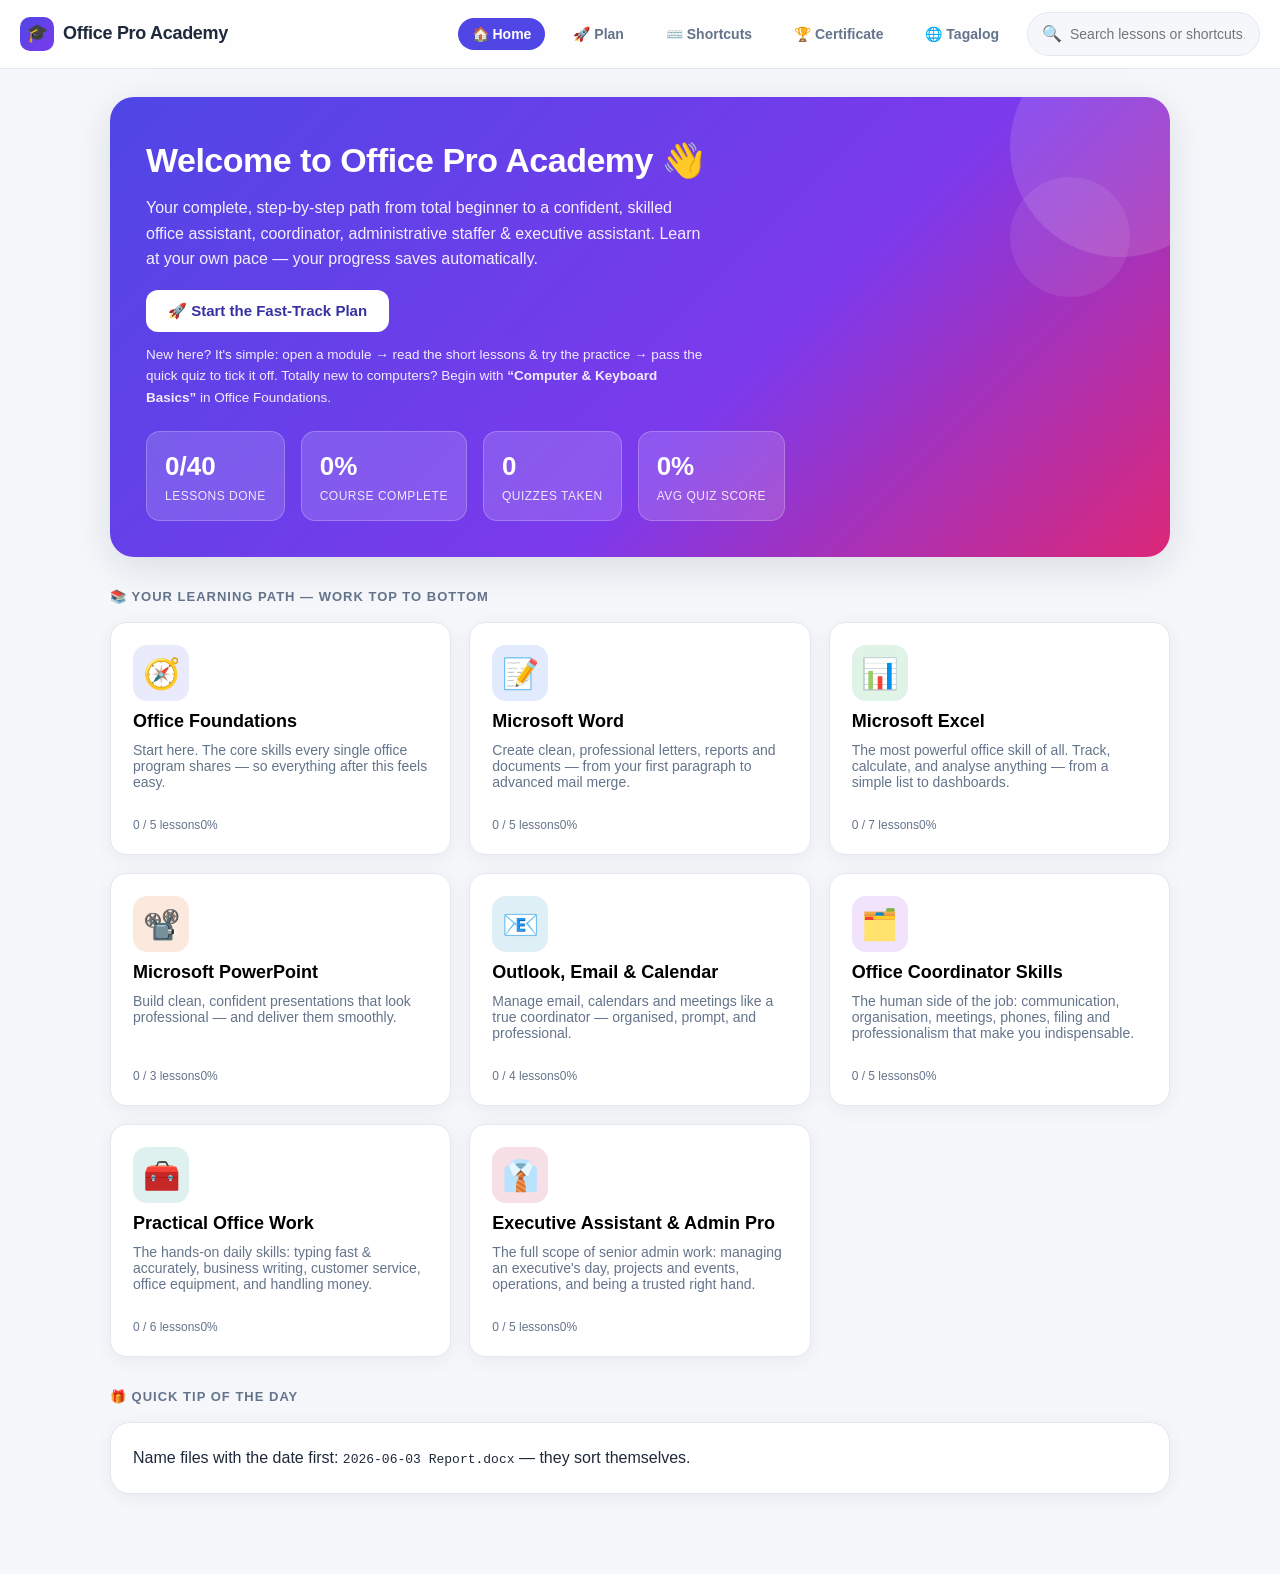
<file: index.html>
<!DOCTYPE html>
<html lang="en">
<head>
  <meta charset="UTF-8" />
  <meta name="viewport" content="width=device-width, initial-scale=1.0" />
  <title>Office Pro Academy — Learn Microsoft Office & Office Skills</title>
  <meta name="description" content="A complete, friendly, step-by-step course to take you from beginner to advanced Microsoft Office and professional office-assistant skills." />
  <link rel="icon" href="data:image/svg+xml,<svg xmlns='http://www.w3.org/2000/svg' viewBox='0 0 100 100'><text y='.9em' font-size='90'>🎓</text></svg>" />
  <style>
/* ============================================================================
   OFFICE PRO ACADEMY — Styles
   A clean, friendly, modern look that works on phones and computers.
   ========================================================================= */

:root {
  --brand: #4f46e5;
  --brand-dark: #3730a3;
  --bg: #f5f7fb;
  --card: #ffffff;
  --ink: #1e293b;
  --ink-soft: #64748b;
  --line: #e2e8f0;
  --good: #16a34a;
  --warn: #f59e0b;
  --bad: #ef4444;
  --radius: 16px;
  --shadow: 0 4px 20px rgba(15, 23, 42, 0.06);
  --shadow-lg: 0 10px 40px rgba(15, 23, 42, 0.12);
}

* { box-sizing: border-box; margin: 0; padding: 0; }

body {
  font-family: -apple-system, BlinkMacSystemFont, "Segoe UI", Roboto, Helvetica, Arial, sans-serif;
  background: var(--bg);
  color: var(--ink);
  line-height: 1.6;
  -webkit-font-smoothing: antialiased;
}

button { font-family: inherit; cursor: pointer; border: none; background: none; }
a { color: var(--brand); }

/* ---------- Top bar ---------- */
.topbar {
  position: sticky; top: 0; z-index: 50;
  background: rgba(255,255,255,0.85);
  backdrop-filter: blur(12px);
  border-bottom: 1px solid var(--line);
  display: flex; align-items: center; gap: 14px;
  padding: 12px 20px;
}
.topbar .logo {
  font-weight: 800; font-size: 18px; letter-spacing: -0.3px;
  display: flex; align-items: center; gap: 9px; cursor: pointer;
}
.topbar .logo .badge {
  background: linear-gradient(135deg, var(--brand), #7c3aed);
  color: #fff; width: 34px; height: 34px; border-radius: 10px;
  display: grid; place-items: center; font-size: 18px;
}
.topbar .spacer { flex: 1; }
.searchbox {
  display: flex; align-items: center; gap: 8px;
  background: var(--bg); border: 1px solid var(--line);
  border-radius: 999px; padding: 8px 14px; min-width: 180px;
}
.searchbox input { border: none; background: none; outline: none; font-size: 14px; width: 100%; color: var(--ink); }
.nav-pill {
  padding: 8px 14px; border-radius: 999px; font-weight: 600; font-size: 14px;
  color: var(--ink-soft);
}
.nav-pill:hover { background: var(--bg); color: var(--ink); }
.nav-pill.active { background: var(--brand); color: #fff; }

/* ---------- Layout ---------- */
.wrap { max-width: 1100px; margin: 0 auto; padding: 28px 20px 80px; }

/* ---------- Hero / dashboard ---------- */
.hero {
  background: linear-gradient(135deg, #4f46e5, #7c3aed 60%, #db2777);
  color: #fff; border-radius: 24px; padding: 36px;
  box-shadow: var(--shadow-lg); margin-bottom: 28px;
  position: relative; overflow: hidden;
}
.hero h1 { font-size: clamp(24px, 4vw, 34px); font-weight: 800; letter-spacing: -0.5px; margin-bottom: 8px; }
.hero p { opacity: 0.92; max-width: 560px; font-size: 16px; }
.hero .ring { position: absolute; right: -60px; top: -60px; width: 220px; height: 220px; border-radius: 50%; background: rgba(255,255,255,0.12); }
.hero .ring.two { right: 40px; top: 80px; width: 120px; height: 120px; background: rgba(255,255,255,0.08); }

.progress-summary { display: flex; gap: 16px; flex-wrap: wrap; margin-top: 22px; position: relative; }
.stat {
  background: rgba(255,255,255,0.15); border: 1px solid rgba(255,255,255,0.22);
  border-radius: 14px; padding: 14px 18px; backdrop-filter: blur(4px);
}
.stat .num { font-size: 26px; font-weight: 800; }
.stat .lbl { font-size: 12px; opacity: 0.85; text-transform: uppercase; letter-spacing: 0.5px; }

.section-title { font-size: 13px; font-weight: 700; text-transform: uppercase; letter-spacing: 1px; color: var(--ink-soft); margin: 30px 0 14px; }

/* ---------- Module cards ---------- */
.grid { display: grid; grid-template-columns: repeat(auto-fill, minmax(300px, 1fr)); gap: 18px; }
.module-card {
  background: var(--card); border: 1px solid var(--line); border-radius: var(--radius);
  padding: 22px; box-shadow: var(--shadow); transition: transform .15s ease, box-shadow .15s ease;
  text-align: left; display: flex; flex-direction: column; gap: 10px;
}
.module-card:hover { transform: translateY(-4px); box-shadow: var(--shadow-lg); }
.module-card .icon { font-size: 30px; width: 56px; height: 56px; border-radius: 14px; display: grid; place-items: center; }
.module-card h3 { font-size: 18px; font-weight: 700; }
.module-card .blurb { color: var(--ink-soft); font-size: 14px; flex: 1; }
.bar { height: 8px; background: var(--line); border-radius: 999px; overflow: hidden; }
.bar > span { display: block; height: 100%; background: linear-gradient(90deg, var(--brand), #7c3aed); border-radius: 999px; transition: width .4s ease; }
.module-card .meta { display: flex; justify-content: space-between; align-items: center; font-size: 12px; color: var(--ink-soft); }

/* ---------- Module detail / lesson list ---------- */
.back-link { display: inline-flex; align-items: center; gap: 6px; color: var(--ink-soft); font-weight: 600; font-size: 14px; margin-bottom: 18px; cursor: pointer; }
.back-link:hover { color: var(--brand); }
.module-head { display: flex; align-items: center; gap: 16px; margin-bottom: 8px; }
.module-head .icon { font-size: 32px; width: 64px; height: 64px; border-radius: 16px; display: grid; place-items: center; }
.module-head h1 { font-size: 26px; font-weight: 800; }

.lesson-row {
  background: var(--card); border: 1px solid var(--line); border-radius: 14px;
  padding: 16px 18px; display: flex; align-items: center; gap: 14px;
  box-shadow: var(--shadow); margin-bottom: 12px; width: 100%; text-align: left;
  transition: border-color .15s ease;
}
.lesson-row:hover { border-color: var(--brand); }
.lesson-row .check {
  width: 30px; height: 30px; border-radius: 50%; flex-shrink: 0;
  border: 2px solid var(--line); display: grid; place-items: center; font-size: 15px; color: transparent;
}
.lesson-row.done .check { background: var(--good); border-color: var(--good); color: #fff; }
.lesson-row .info { flex: 1; }
.lesson-row .info h4 { font-size: 16px; font-weight: 700; }
.lesson-row .info .sub { font-size: 13px; color: var(--ink-soft); display: flex; gap: 10px; flex-wrap: wrap; align-items: center; }
.level-tag { font-size: 11px; font-weight: 700; padding: 2px 8px; border-radius: 999px; text-transform: uppercase; letter-spacing: 0.5px; }
.level-Basic { background: #dcfce7; color: #15803d; }
.level-Intermediate { background: #fef3c7; color: #b45309; }
.level-Advanced { background: #fee2e2; color: #b91c1c; }
.lesson-row .arrow { color: var(--ink-soft); font-size: 20px; }

/* ---------- Lesson reader ---------- */
.reader { background: var(--card); border: 1px solid var(--line); border-radius: 20px; padding: 32px; box-shadow: var(--shadow); }
.reader h1 { font-size: 26px; font-weight: 800; margin-bottom: 6px; letter-spacing: -0.4px; }
.reader .reader-meta { display: flex; gap: 10px; align-items: center; margin-bottom: 22px; color: var(--ink-soft); font-size: 13px; }
.content h4 { font-size: 17px; margin: 22px 0 8px; color: var(--brand-dark); }
.content p { margin-bottom: 12px; }
.content ul, .content ol { margin: 0 0 14px 22px; }
.content li { margin-bottom: 6px; }
.content code { background: #f1f5f9; padding: 2px 6px; border-radius: 6px; font-size: 13px; color: #be185d; }
.content b { color: var(--ink); }

.lesson-table { width: 100%; border-collapse: collapse; margin: 12px 0 18px; font-size: 14px; }
.lesson-table th { background: var(--brand); color: #fff; text-align: left; padding: 9px 12px; }
.lesson-table td { border: 1px solid var(--line); padding: 9px 12px; }
.lesson-table tr:nth-child(even) td { background: #f8fafc; }

/* boxes */
.box { border-radius: 14px; padding: 18px; margin: 22px 0; }
.box h4 { margin: 0 0 10px; font-size: 15px; display: flex; align-items: center; gap: 8px; }
.box.tips { background: #fffbeb; border: 1px solid #fde68a; }
.box.tips h4 { color: #b45309; }
.box.tips li { margin-bottom: 8px; }
.box.short { background: #eef2ff; border: 1px solid #c7d2fe; }
.box.short h4 { color: var(--brand-dark); }
.box.practice { background: #ecfdf5; border: 1px solid #a7f3d0; }
.box.practice h4 { color: #047857; }
.box.tagalog { background: #eff6ff; border: 1px solid #bfdbfe; }
.box.tagalog h4 { color: #1d4ed8; }
.kbd-row { display: flex; align-items: center; gap: 12px; padding: 7px 0; border-bottom: 1px dashed #c7d2fe; flex-wrap: wrap; }
.kbd-row:last-child { border-bottom: none; }
.kbd { font-family: monospace; background: #fff; border: 1px solid #c7d2fe; border-bottom-width: 2px; border-radius: 7px; padding: 4px 9px; font-size: 13px; font-weight: 700; color: var(--brand-dark); white-space: nowrap; }
.kbd-row .desc { color: var(--ink); font-size: 14px; }

/* ---------- Quiz ---------- */
.quiz { background: var(--card); border: 1px solid var(--line); border-radius: 20px; padding: 28px; box-shadow: var(--shadow); margin-top: 22px; }
.quiz h3 { font-size: 18px; margin-bottom: 4px; }
.quiz .qsub { color: var(--ink-soft); font-size: 14px; margin-bottom: 18px; }
.q-block { margin-bottom: 22px; }
.q-block .q-text { font-weight: 700; margin-bottom: 10px; }
.choice {
  display: block; width: 100%; text-align: left; border: 1.5px solid var(--line);
  border-radius: 12px; padding: 12px 16px; margin-bottom: 9px; font-size: 14px; color: var(--ink);
  transition: all .12s ease; background: #fff;
}
.choice:hover { border-color: var(--brand); background: #f8faff; }
.choice.selected { border-color: var(--brand); background: #eef2ff; }
.choice.correct { border-color: var(--good); background: #dcfce7; }
.choice.wrong { border-color: var(--bad); background: #fee2e2; }
.choice .mark { float: right; font-weight: 800; }

.btn {
  background: var(--brand); color: #fff; padding: 12px 22px; border-radius: 12px;
  font-weight: 700; font-size: 15px; transition: background .15s ease;
}
.btn:hover { background: var(--brand-dark); }
.btn.ghost { background: var(--bg); color: var(--ink); border: 1px solid var(--line); }
.btn.ghost:hover { background: #e9eef6; }
.btn:disabled { opacity: 0.5; cursor: not-allowed; }
.btn-row { display: flex; gap: 12px; flex-wrap: wrap; margin-top: 10px; }

.result-banner { border-radius: 14px; padding: 18px; margin-bottom: 18px; font-weight: 700; text-align: center; font-size: 16px; }
.result-banner.pass { background: #dcfce7; color: #15803d; }
.result-banner.fail { background: #fef3c7; color: #b45309; }

/* ---------- Shortcuts page ---------- */
.short-card { background: var(--card); border: 1px solid var(--line); border-radius: 14px; box-shadow: var(--shadow); overflow: hidden; }
.short-card .row { display: flex; align-items: center; gap: 14px; padding: 12px 18px; border-bottom: 1px solid var(--line); }
.short-card .row:last-child { border-bottom: none; }
.short-card .row:hover { background: #f8faff; }
.short-card .row .kbd { min-width: 150px; text-align: center; }

/* ---------- Empty / search ---------- */
.empty { text-align: center; padding: 60px 20px; color: var(--ink-soft); }
.empty .big { font-size: 48px; margin-bottom: 12px; }

.toast {
  position: fixed; bottom: 24px; left: 50%; transform: translateX(-50%) translateY(120px);
  background: var(--ink); color: #fff; padding: 12px 22px; border-radius: 999px;
  font-weight: 600; font-size: 14px; box-shadow: var(--shadow-lg); z-index: 100;
  transition: transform .3s cubic-bezier(.2,.9,.3,1.2); display: flex; gap: 8px; align-items: center;
}
.toast.show { transform: translateX(-50%) translateY(0); }

.confetti { position: fixed; inset: 0; pointer-events: none; z-index: 200; }

@media (max-width: 640px) {
  .topbar .nav-pill span { display: none; }
  .searchbox { min-width: 44px; }
  .hero { padding: 26px; }
  .reader, .quiz { padding: 20px; }
}

/* When printing the certificate, show only the certificate itself. */
@media print {
  body { background: #fff; }
  body * { visibility: hidden; }
  #cert, #cert * { visibility: visible; }
  #cert { position: absolute; left: 0; top: 0; width: 100%; box-shadow: none; }
}

  </style>
</head>
<body>

  <header class="topbar">
    <div class="logo" onclick="OPA.go('')">
      <span class="badge">🎓</span>
      <span>Office Pro Academy</span>
    </div>
    <div class="spacer"></div>
    <button class="nav-pill" data-nav="home" onclick="OPA.go('')">🏠 <span id="navHome">Home</span></button>
    <button class="nav-pill" data-nav="plan" onclick="OPA.go('plan')">🚀 <span id="navPlan">Plan</span></button>
    <button class="nav-pill" data-nav="shortcuts" onclick="OPA.go('shortcuts')">⌨️ <span id="navShortcuts">Shortcuts</span></button>
    <button class="nav-pill" data-nav="certificate" onclick="OPA.go('certificate')">🏆 <span id="navCert">Certificate</span></button>
    <button class="nav-pill" id="langToggle" onclick="OPA.toggleLang()" title="Switch language / Palitan ang wika">🌐 Tagalog</button>
    <label class="searchbox" title="Search lessons & shortcuts">
      🔍 <input id="search" type="text" placeholder="Search lessons or shortcuts…" autocomplete="off" />
    </label>
  </header>

  <main class="wrap" id="app"><!-- screens render here --></main>

  <!-- Everything is inlined so this single file works fully offline, on its own. -->
  <script>
/* ============================================================================
   OFFICE PRO ACADEMY — Curriculum Data
   ----------------------------------------------------------------------------
   This file defines every module, lesson, tip, keyboard shortcut and quiz.
   It is plain data so the content is easy to read, edit and extend.
   To add a lesson: copy an existing { ... } block and change the text.
   ========================================================================= */

const OFFICE_CURRICULUM = {

  /* Keyboard shortcuts that work almost everywhere in Office + Windows.
     These also power the searchable "Shortcuts" cheat-sheet screen. */
  globalShortcuts: [
    { keys: "Ctrl + C", action: "Copy the selected item" },
    { keys: "Ctrl + X", action: "Cut the selected item" },
    { keys: "Ctrl + V", action: "Paste" },
    { keys: "Ctrl + Shift + V", action: "Paste without formatting (paste as plain text)" },
    { keys: "Ctrl + Z", action: "Undo your last action" },
    { keys: "Ctrl + Y", action: "Redo (put back what you undid)" },
    { keys: "Ctrl + A", action: "Select everything" },
    { keys: "Ctrl + S", action: "Save — do this constantly!" },
    { keys: "F12", action: "Save As (save a new copy with a new name)" },
    { keys: "Ctrl + P", action: "Print" },
    { keys: "Ctrl + F", action: "Find a word on the page" },
    { keys: "Ctrl + H", action: "Find and Replace" },
    { keys: "Ctrl + B", action: "Bold" },
    { keys: "Ctrl + I", action: "Italic" },
    { keys: "Ctrl + U", action: "Underline" },
    { keys: "Ctrl + Home", action: "Jump to the very top of the document" },
    { keys: "Ctrl + End", action: "Jump to the very bottom of the document" },
    { keys: "Ctrl + Arrow", action: "Move one whole word / cell-edge at a time" },
    { keys: "Shift + Arrow", action: "Select text or cells as you move" },
    { keys: "Alt + Tab", action: "Switch between open programs" },
    { keys: "Windows + D", action: "Show the desktop (minimise everything)" },
    { keys: "Windows + L", action: "Lock your computer when you step away" },
    { keys: "Windows + V", action: "Open clipboard history (copy several things, paste any)" },
    { keys: "PrtScn / Win+Shift+S", action: "Take a screenshot (Snipping Tool)" },
    { keys: "Ctrl + Mouse Wheel", action: "Zoom in and out" }
  ],

  /* A guided "learn ASAP" schedule. Each day points to the lessons to finish.
     ~2 short lessons a day; the whole course in two weeks. */
  fastTrack: {
    title: "Fast-Track to Job-Ready (about 2½ weeks)",
    intro: "Do these lessons in order — about 2 short lessons a day (20–30 minutes). Finish the quiz on each to tick it off. By the end you'll have covered everything an office assistant, coordinator, administrative staffer or executive assistant needs — basics to advanced.",
    days: [
      { day: 1,  focus: "Computer basics + get comfortable",       lessons: ["f0", "f1", "f2"] },
      { day: 2,  focus: "Core moves, the cloud + start typing",      lessons: ["f3", "f4", "x1"] },
      { day: 3,  focus: "Word: typing & formatting documents",      lessons: ["w1", "w2"] },
      { day: 4,  focus: "Word: editing, tables & pictures",         lessons: ["w3", "w4"] },
      { day: 5,  focus: "Word: advanced + business writing",        lessons: ["w5", "x2"] },
      { day: 6,  focus: "Excel: the grid & making it readable",     lessons: ["e1", "e2"] },
      { day: 7,  focus: "Excel: formulas that do the maths",        lessons: ["e3", "e4"] },
      { day: 8,  focus: "Excel: lookups, charts, drills + clean data", lessons: ["e5", "e6", "e7"] },
      { day: 9,  focus: "PowerPoint: build a clean presentation",   lessons: ["p1", "p2"] },
      { day: 10, focus: "Present well + professional email",        lessons: ["p3", "o1"] },
      { day: 11, focus: "Outlook: inbox, calendar & shared mailboxes", lessons: ["o2", "o3", "o4"] },
      { day: 12, focus: "The role + professional communication",    lessons: ["c1", "c2"] },
      { day: 13, focus: "Organising, meetings & customer service",  lessons: ["c3", "c4", "x3"] },
      { day: 14, focus: "Advanced coordinator, equipment, money & safety", lessons: ["c5", "x4", "x5", "x6"] },
      { day: 15, focus: "Exec support: calendar/inbox + priorities", lessons: ["ea1", "ea2"] },
      { day: 16, focus: "Projects/events + operations & onboarding",  lessons: ["ea3", "ea4"] },
      { day: 17, focus: "Being a trusted right hand (graduate!)",     lessons: ["ea5"] }
    ]
  },

  modules: [

    /* ====================================================================
       MODULE 1 — FOUNDATIONS
       ================================================================= */
    {
      id: "foundations",
      title: "Office Foundations",
      icon: "🧭",
      color: "#6366f1",
      blurb: "Start here. The core skills every single office program shares — so everything after this feels easy.",
      lessons: [
        {
          id: "f0",
          title: "Computer & Keyboard Basics (Start Here)",
          level: "Basic",
          minutes: 7,
          content: `
            <p>Brand new to computers? Perfect — let's cover the absolute basics first. Once these feel natural, everything else in this course is easy. 😊</p>
            <h4>Using the mouse (or trackpad)</h4>
            <ul>
              <li><b>Left-click</b> (one tap) — selects a thing or presses a button.</li>
              <li><b>Double-click</b> (two quick taps) — opens a file, program, or folder.</li>
              <li><b>Right-click</b> — opens a little menu of extra options. Very useful: when stuck, right-click!</li>
              <li><b>Scroll</b> — the wheel (or two fingers on a trackpad) moves the page up and down.</li>
              <li><b>Drag</b> — hold the left button down while moving, then let go, to move things.</li>
            </ul>
            <h4>The screen &amp; windows</h4>
            <ul>
              <li>The <b>Desktop</b> is your home screen. The <b>Taskbar</b> (usually along the bottom) shows open programs and the Start button.</li>
              <li>Each program opens in a <b>window</b>. Top-right corner: <b>–</b> minimises (hides it), <b>▢</b> resizes, <b>✕</b> closes it.</li>
              <li>You can have many windows open at once and switch between them.</li>
            </ul>
            <h4>The most important keys</h4>
            <ul>
              <li><b>Enter</b> — confirms, or starts a new line.</li>
              <li><b>Spacebar</b> — adds a space (the long key at the bottom).</li>
              <li><b>Backspace</b> — deletes the character to the <i>left</i>; <b>Delete</b> deletes to the right.</li>
              <li><b>Shift</b> — hold it to type a CAPITAL letter or the symbol on a key.</li>
              <li><b>Caps Lock</b> — locks capitals on (press again to turn off).</li>
              <li><b>Tab</b> — jumps forward (between boxes, or indents text).</li>
              <li><b>Ctrl</b> (Control) — held with another key to do shortcuts, like Ctrl+S to save. You'll use these a lot!</li>
              <li><b>Arrow keys</b> — move the cursor up, down, left, right.</li>
            </ul>
            <p>Don't worry about memorising everything — you'll learn by doing throughout this course.</p>
          `,
          tips: [
            "When you're ever unsure what you can do with something, RIGHT-CLICK it — the menu shows your options.",
            "The flashing line where you type is called the 'cursor'. Click where you want it before you type.",
            "Take it slow at first. Speed and confidence come naturally with a little daily practice."
          ],
          shortcuts: [
            { keys: "Shift", action: "Hold for a capital letter or the symbol on a key" },
            { keys: "Backspace", action: "Delete the character to the left" },
            { keys: "Enter", action: "Confirm, or start a new line" }
          ],
          practice: "Open any program (try Notepad or Word). Type your full name, then your address. Use <b>Shift</b> for the capital letters. Press <b>Enter</b> to start a new line between them. Then use <b>Backspace</b> to delete a letter and retype it. Finally, right-click anywhere on the page and see what menu appears.",
          summary_tl: "Sa lesson na ito, ang pinakabasic: paggamit ng mouse (left-click=pumili, double-click=magbukas, right-click=mga opsyon), ang mga window sa screen, at ang mahahalagang keys — Enter, Shift (para sa malalaking letra), Backspace (pang-delete), Tab, at Ctrl (ginagamit sa mga shortcut). Huwag mag-alala kung marami; matututunan mo habang ginagawa. Kapag hindi sigurado, i-right-click!",
          quiz: [
            { q: "What does a DOUBLE-click usually do?", choices: ["Deletes a file", "Opens a file, folder or program", "Closes the window", "Types a capital letter"], answer: 1 },
            { q: "You're unsure what options you have on an item. What's the best thing to try?", choices: ["Turn off the computer", "Right-click it to see a menu of options", "Press the spacebar repeatedly", "Unplug the mouse"], answer: 1 },
            { q: "Which key do you HOLD to type a capital letter?", choices: ["Tab", "Enter", "Shift", "Backspace"], answer: 2 }
          ]
        },
        {
          id: "f1",
          title: "How the Office Ribbon Works",
          level: "Basic",
          minutes: 6,
          content: `
            <p>Every Microsoft Office program (Word, Excel, PowerPoint, Outlook) looks similar on purpose. The strip of buttons across the top is called the <b>Ribbon</b>. Learn it once and you know all of them.</p>
            <h4>The parts of the screen</h4>
            <ul>
              <li><b>Tabs</b> — the words across the very top: <i>Home, Insert, Layout, Review, View</i>. Each tab opens a different set of buttons.</li>
              <li><b>Ribbon</b> — the buttons that appear when you click a tab. <i>Home</i> has the everyday tools (font, colour, bold).</li>
              <li><b>Quick Access Toolbar</b> — the tiny icons in the very top-left corner (Save, Undo, Redo). You can right-click any button and choose "Add to Quick Access Toolbar".</li>
              <li><b>File / Backstage</b> — the coloured <b>File</b> tab on the far left. This is where you Open, Save, Print, and Share.</li>
              <li><b>Status Bar</b> — the thin strip at the very bottom showing page number, word count, and zoom.</li>
            </ul>
            <h4>The golden rule of Office</h4>
            <p><b>Select first, then act.</b> Highlight the text, cell, or picture you want to change <i>before</i> you click a button. The Ribbon only changes the thing that is selected.</p>
          `,
          tips: [
            "Double-click any tab name to hide the Ribbon and get more space. Double-click again to bring it back.",
            "If a button looks greyed-out, it usually means nothing is selected yet.",
            "Hover your mouse over any button for 2 seconds — a little label tells you what it does."
          ],
          shortcuts: [
            { keys: "Alt", action: "Press Alt alone to reveal letter shortcuts on the Ribbon" },
            { keys: "Ctrl + F1", action: "Hide or show the Ribbon" }
          ],
          practice: "Open Word. Click each tab along the top (Home, Insert, Layout…) and watch the buttons change. Type a sentence, select it with your mouse, then make it bold using the Home tab.",
          summary_tl: "Lahat ng Office programs (Word, Excel, PowerPoint, Outlook) ay magkakapareho ang itsura. Ang hanay ng mga button sa itaas ay tinatawag na Ribbon, na may mga Tab (Home, Insert, Layout...). Tandaan ang golden rule: PUMILI muna (i-highlight ang text o item) bago mag-click ng button. Ang File tab ang gamit sa Open, Save, at Print.",
          quiz: [
            { q: "What is the strip of buttons across the top of every Office program called?", choices: ["The Toolbar", "The Ribbon", "The Menu Bar", "The Header"], answer: 1 },
            { q: "What should you always do BEFORE clicking a formatting button?", choices: ["Save the file", "Print a copy", "Select the text or item you want to change", "Close other programs"], answer: 2 },
            { q: "Where do you go to Open, Save, or Print a file?", choices: ["The View tab", "The File tab (Backstage)", "The Insert tab", "The status bar"], answer: 1 }
          ]
        },
        {
          id: "f2",
          title: "Files, Folders & Never Losing Your Work",
          level: "Basic",
          minutes: 8,
          content: `
            <p>An office assistant is trusted with important documents. Knowing exactly where things are saved — and never losing work — is one of the most valued skills you can have.</p>
            <h4>Folders = digital filing cabinet</h4>
            <p>A <b>folder</b> holds files. Folders can hold other folders. Keep a tidy structure, for example:</p>
            <p style="font-family:monospace;background:#f1f5f9;padding:10px;border-radius:8px">📁 2026<br>&nbsp;&nbsp;📁 Invoices<br>&nbsp;&nbsp;📁 Meeting Minutes<br>&nbsp;&nbsp;📁 Contracts</p>
            <h4>Saving the smart way</h4>
            <ul>
              <li><b>Save</b> (Ctrl+S) updates the file you already have. Do it every few minutes — make it a reflex.</li>
              <li><b>Save As</b> (F12) makes a brand-new copy with a different name — perfect before you make big changes you might want to undo.</li>
              <li><b>File names matter.</b> Use clear names with dates: <code>2026-06-03 Board Minutes.docx</code>. Dates written year-month-day sort neatly in order.</li>
            </ul>
            <h4>The cloud (OneDrive / SharePoint)</h4>
            <p>When a file is saved to <b>OneDrive</b>, it auto-saves every few seconds and you can open it from any device. You'll see "AutoSave" turn on (a toggle in the top-left). For shared team files this is a lifesaver — multiple people can edit at once.</p>
          `,
          tips: [
            "Never name a file 'Final' — you'll end up with 'Final v2 REAL final'. Use dates instead.",
            "If you ever close without saving, reopen the program — Office often recovers it under 'Recover Unsaved Documents'.",
            "Avoid spaces and symbols like / \\ : * ? in file names; they can cause errors."
          ],
          shortcuts: [
            { keys: "Ctrl + S", action: "Save right now" },
            { keys: "F12", action: "Save As (new copy)" },
            { keys: "Ctrl + O", action: "Open an existing file" },
            { keys: "Ctrl + N", action: "Create a new blank file" }
          ],
          practice: "Create a new folder on your Desktop called 'Practice'. Open Word, type a few words, and save the file into that folder using Ctrl+S. Give it a name with today's date, like '2026-06-04 Practice'.",
          summary_tl: "Ang folder ay parang filing cabinet ng mga file. Mag-save lagi gamit ang Ctrl+S (gawing ugali!). Ang 'Save As' (F12) ay gumagawa ng bagong kopya. Pangalanan ang file nang malinaw na may petsa (Taon-Buwan-Araw) para maayos ang pagkakasunod. Kung naka-OneDrive, automatic itong nagse-save.",
          quiz: [
            { q: "Which shortcut saves your work instantly?", choices: ["Ctrl + P", "Ctrl + S", "Ctrl + O", "F1"], answer: 1 },
            { q: "What is the best way to name files so they sort in order?", choices: ["Use the word Final", "Start with the date as Year-Month-Day", "Use random numbers", "All capital letters"], answer: 1 },
            { q: "What does 'Save As' do?", choices: ["Deletes the original", "Prints the file", "Makes a new copy with a different name", "Emails the file"], answer: 2 }
          ]
        },
        {
          id: "f3",
          title: "Copy, Cut, Paste & Undo Like a Pro",
          level: "Basic",
          minutes: 5,
          content: `
            <p>These four actions are the muscles of office work. You will use them hundreds of times a day, so make them automatic.</p>
            <table class="lesson-table">
              <tr><th>Action</th><th>What it does</th><th>Shortcut</th></tr>
              <tr><td>Copy</td><td>Makes a duplicate, leaves the original</td><td>Ctrl + C</td></tr>
              <tr><td>Cut</td><td>Removes it, ready to move elsewhere</td><td>Ctrl + X</td></tr>
              <tr><td>Paste</td><td>Drops in what you copied or cut</td><td>Ctrl + V</td></tr>
              <tr><td>Undo</td><td>Reverses your last action — your safety net</td><td>Ctrl + Z</td></tr>
            </table>
            <h4>The power move: Paste Special</h4>
            <p>Sometimes copying from a website brings ugly colours and fonts with it. Use <b>Ctrl + Shift + V</b> to paste as plain text — it takes on the clean formatting of where you paste it.</p>
            <h4>Clipboard history</h4>
            <p>Press <b>Windows + V</b> to see the last several things you copied, and paste any one of them. Most people don't know this exists — it's a huge time-saver.</p>
          `,
          tips: [
            "Ctrl + Z (Undo) can be pressed many times to step back through your changes.",
            "Pressed Undo too far? Ctrl + Y redoes it.",
            "You can copy a file in your folders the same way — click it, Ctrl+C, go to the new folder, Ctrl+V."
          ],
          shortcuts: [
            { keys: "Ctrl + C", action: "Copy" },
            { keys: "Ctrl + X", action: "Cut" },
            { keys: "Ctrl + V", action: "Paste" },
            { keys: "Ctrl + Shift + V", action: "Paste as plain text" },
            { keys: "Ctrl + Z", action: "Undo" },
            { keys: "Windows + V", action: "Clipboard history" }
          ],
          practice: "In Word, type three lines of text. Copy the first line (Ctrl+C) and paste it (Ctrl+V) at the bottom. Then press Ctrl+Z a few times and watch it undo. Finally press Windows+V to see your clipboard history.",
          summary_tl: "Ito ang pinaka-gamit na aksyon: Copy (Ctrl+C)=kopya; Cut (Ctrl+X)=aalisin para ilipat; Paste (Ctrl+V)=ilalagay; Undo (Ctrl+Z)=ibabalik ang mali. Gamitin ang Ctrl+Shift+V para sa malinis na text (walang dalang format). Ang Windows+V ay nagpapakita ng mga nakopya mo dati.",
          quiz: [
            { q: "Which shortcut UNDOES your last mistake?", choices: ["Ctrl + U", "Ctrl + Z", "Ctrl + V", "Ctrl + D"], answer: 1 },
            { q: "You copied text from a website but it brought ugly colours. What pastes it as clean plain text?", choices: ["Ctrl + V", "Ctrl + Shift + V", "Ctrl + C", "Ctrl + B"], answer: 1 },
            { q: "What does Windows + V open?", choices: ["The volume control", "Clipboard history of recent copies", "A new document", "The print menu"], answer: 1 }
          ]
        },
        {
          id: "f4",
          title: "Saving to the Cloud: OneDrive, AutoSave & Version History",
          level: "Basic",
          minutes: 7,
          content: `
            <p>Modern offices keep files in the <b>cloud</b> — usually OneDrive or SharePoint. This means your work is backed up, reachable from any device, and never lost when a computer breaks. Knowing how it works makes you the person who can always recover a file.</p>
            <h4>What "the cloud" really means</h4>
            <ul>
              <li>Your file lives safely on Microsoft's servers, not only on one computer.</li>
              <li>You can open it from the office PC, a laptop at home, or a phone — it's the same file.</li>
              <li>If your computer dies, your work is safe.</li>
            </ul>
            <h4>AutoSave — never lose work again</h4>
            <p>When a file is stored on OneDrive or SharePoint, the <b>AutoSave</b> toggle in the top-left turns green and your changes save <i>automatically every few seconds</i>. You'll rarely need Ctrl+S — though it's still a great habit.</p>
            <h4>Version History — your time machine</h4>
            <p>Made a mess, or need yesterday's wording back? Go to <b>File → Info → Version History</b> (or right-click the file in OneDrive → Version history). You'll see a list of earlier versions by date and time — open one to read it, or <b>Restore</b> it to roll the whole file back. This has saved countless office workers from disaster.</p>
            <h4>Co-authoring — editing together</h4>
            <p>Because the file is in the cloud, several people can open and edit it <b>at the same time</b>. You'll see their coloured cursors moving live. This is called <b>co-authoring</b> — perfect for a team finishing a report together without emailing copies back and forth.</p>
          `,
          tips: [
            "If AutoSave is greyed out, the file isn't in the cloud yet — use File → Save As and choose OneDrive to switch it on.",
            "Version History also works in Excel and PowerPoint — the same time machine across Office.",
            "Sharing a OneDrive link instead of attaching a file means everyone always sees the latest version."
          ],
          shortcuts: [
            { keys: "Ctrl + S", action: "Save now (still useful even with AutoSave on)" },
            { keys: "F12", action: "Save As — use it to move a file into OneDrive" }
          ],
          practice: "If you have OneDrive, save a Word file into it and watch the AutoSave toggle turn green. Make a few edits, then open File → Info → Version History and look at the earlier versions you could restore.",
          summary_tl: "Sa cloud (OneDrive/SharePoint) nakaimbak ang mga file ngayon — naka-backup at mabubuksan kahit saang device. Ang AutoSave (berdeng toggle sa itaas) ay awtomatikong nagse-save kada ilang segundo. Ang Version History (File → Info) ay parang time machine — puwede mong ibalik ang lumang bersyon. Ang co-authoring ay sabay-sabay na pag-edit ng ilang tao sa iisang file.",
          quiz: [
            { q: "When a file is on OneDrive, what does AutoSave do?", choices: ["Nothing useful", "Saves your changes automatically every few seconds", "Prints the file", "Deletes older files"], answer: 1 },
            { q: "You need yesterday's wording back. Where do you look?", choices: ["Version History — open or restore an earlier version", "It's gone forever once saved", "The recycle bin only", "Retype it from memory"], answer: 0 },
            { q: "What is 'co-authoring'?", choices: ["Several people editing the same file at the same time", "Printing two copies", "Locking everyone else out", "Deleting all comments"], answer: 0 }
          ]
        }
      ]
    },

    /* ====================================================================
       MODULE 2 — MICROSOFT WORD
       ================================================================= */
    {
      id: "word",
      title: "Microsoft Word",
      icon: "📝",
      color: "#2563eb",
      blurb: "Create clean, professional letters, reports and documents — from your first paragraph to advanced mail merge.",
      lessons: [
        {
          id: "w1",
          title: "Typing, Formatting & Making Text Look Professional",
          level: "Basic",
          minutes: 8,
          content: `
            <p>Word is for documents you read: letters, memos, reports, policies. The skill is making them look clean and consistent.</p>
            <h4>The essential formatting buttons (Home tab)</h4>
            <ul>
              <li><b>Font</b> & <b>Size</b> — pick one professional font (Calibri or Arial, size 11–12) and stick with it.</li>
              <li><b>Bold / Italic / Underline</b> — for emphasis. Use sparingly; if everything is bold, nothing stands out.</li>
              <li><b>Alignment</b> — Left for most text, Center for titles, Justify for a clean block edge.</li>
              <li><b>Bullets & Numbering</b> — turn a wall of text into a scannable list.</li>
              <li><b>Line spacing</b> — 1.15 or 1.5 makes documents easier to read.</li>
            </ul>
            <h4>Select text fast</h4>
            <ul>
              <li><b>Double-click</b> a word to select it.</li>
              <li><b>Triple-click</b> to select a whole paragraph.</li>
              <li><b>Ctrl + A</b> selects the entire document.</li>
            </ul>
            <h4>The Format Painter — copy a look</h4>
            <p>Select text that looks right, click the little <b>paintbrush</b> (Format Painter), then drag over other text to instantly give it the same formatting. Double-click the paintbrush to apply it to several places.</p>
          `,
          tips: [
            "Less is more — two fonts maximum in any professional document.",
            "Use Styles (Heading 1, Heading 2) instead of manually making text big and bold — it keeps everything consistent and lets you build a table of contents automatically.",
            "Press Ctrl + Spacebar to strip messy formatting off selected text back to normal."
          ],
          shortcuts: [
            { keys: "Ctrl + B / I / U", action: "Bold / Italic / Underline" },
            { keys: "Ctrl + L / E / R / J", action: "Align Left / Center / Right / Justify" },
            { keys: "Ctrl + ] / [", action: "Make font bigger / smaller" },
            { keys: "Ctrl + Spacebar", action: "Clear formatting" }
          ],
          practice: "Type a short 'thank you' note (3–4 lines). Make the greeting bold, the closing italic, and turn three points into a bulleted list. Then use the Format Painter to copy the greeting's look onto the closing.",
          summary_tl: "Ang Word ay para sa mga dokumento tulad ng liham at report. Sa Home tab: font, laki, Bold/Italic/Underline, alignment, bullets. Pumili ng isang propesyonal na font (Calibri o Arial, laki 11-12). Mabilis pumili: double-click=salita, triple-click=talata, Ctrl+A=lahat. Ang Format Painter (brush) ay kinokopya ang itsura sa ibang text.",
          quiz: [
            { q: "How do you select a whole paragraph quickly?", choices: ["Single click", "Double-click", "Triple-click", "Right-click"], answer: 2 },
            { q: "What does the Format Painter (paintbrush) do?", choices: ["Changes the page colour", "Copies formatting from one place to another", "Draws pictures", "Deletes text"], answer: 1 },
            { q: "What is a sensible, professional font and size?", choices: ["Comic Sans, size 20", "Calibri or Arial, size 11–12", "Five different fonts", "All capitals, size 8"], answer: 1 }
          ]
        },
        {
          id: "w2",
          title: "Page Layout, Headers, Footers & Page Numbers",
          level: "Intermediate",
          minutes: 7,
          content: `
            <p>A polished document has consistent margins, page numbers, and a header or footer with the company name or date.</p>
            <h4>Margins & orientation (Layout tab)</h4>
            <ul>
              <li><b>Margins</b> — the white space around the edge. "Normal" (2.54cm / 1 inch) is standard for letters.</li>
              <li><b>Orientation</b> — Portrait (tall) for letters, Landscape (wide) for tables and certificates.</li>
              <li><b>Size</b> — A4 is standard in most of the world; Letter in the US.</li>
            </ul>
            <h4>Headers & footers (Insert tab)</h4>
            <p>Click <b>Insert → Header</b> (or Footer) to add text that repeats on every page — perfect for a company name, document title, or confidentiality note. Double-click into the header area to edit it; double-click back in the main body to leave.</p>
            <h4>Page numbers</h4>
            <p><b>Insert → Page Number</b> lets you place automatic numbers (bottom-center is common). They renumber themselves as the document grows.</p>
            <h4>Page break vs. pressing Enter</h4>
            <p>To start fresh on a new page, never hammer the Enter key. Press <b>Ctrl + Enter</b> for a clean <i>page break</i> — the new page stays put even if you edit earlier text.</p>
          `,
          tips: [
            "Turn on the ¶ button (Home tab) to see hidden spaces and breaks — it reveals why your layout is misbehaving.",
            "For a cover page with no number but numbers everywhere else, tick 'Different First Page' in the Header & Footer tools.",
            "Insert → Date & Time can add a date that updates automatically every time you open the document."
          ],
          shortcuts: [
            { keys: "Ctrl + Enter", action: "Insert a clean page break" },
            { keys: "Shift + Enter", action: "New line without starting a new paragraph" }
          ],
          practice: "Open a Word document and add a header with a made-up company name, a footer with your name, and automatic page numbers. Then press Ctrl+Enter to start a fresh second page.",
          summary_tl: "Ang malinis na dokumento ay may tamang margins, page numbers, at header/footer. Sa Layout tab: margins at orientation (Portrait=patayo, Landscape=pahiga). Sa Insert tab: Header/Footer (paulit sa bawat pahina) at Page Number. Para magsimula ng bagong pahina, Ctrl+Enter (page break), hindi paulit-ulit na Enter.",
          quiz: [
            { q: "What is the correct way to start text on a brand-new page?", choices: ["Press Enter many times", "Ctrl + Enter (page break)", "Change the font size", "Add a header"], answer: 1 },
            { q: "Where does a repeating company name on every page go?", choices: ["In the header or footer", "In the margin settings", "In a text box only", "In the file name"], answer: 0 },
            { q: "Which orientation is best for a wide table or certificate?", choices: ["Portrait", "Landscape", "A4", "Justified"], answer: 1 }
          ]
        },
        {
          id: "w3",
          title: "Spelling, Grammar, Track Changes & Comments",
          level: "Intermediate",
          minutes: 7,
          content: `
            <p>Office assistants are often the last set of eyes before a document goes out. These tools make you reliable and collaborative.</p>
            <h4>Spelling & grammar (Review tab)</h4>
            <p>Red wavy underline = possible spelling error. Blue = grammar/style. Right-click the word for suggestions, or press <b>F7</b> to check the whole document. Always read it yourself too — spellcheck won't catch "form" vs "from".</p>
            <h4>Track Changes — the editor's superpower</h4>
            <p>Turn on <b>Review → Track Changes</b> and every edit you make is shown in colour, so the author can see exactly what you changed and <b>Accept</b> or <b>Reject</b> each one. Essential when several people review a contract or report.</p>
            <h4>Comments</h4>
            <p>Select text and click <b>New Comment</b> to leave a note in the margin (like "Please confirm this date") without changing the document itself. Reply to and resolve comments to keep a conversation tidy.</p>
          `,
          tips: [
            "Before sending a final file, go Review → Accept All Changes and delete comments, or use File → Check for Issues → Inspect Document to remove hidden tracked edits.",
            "Add words like a company name to the dictionary so spellcheck stops flagging them.",
            "Use @name inside a comment to tag a colleague — in cloud files they get notified."
          ],
          shortcuts: [
            { keys: "F7", action: "Run spelling & grammar check" },
            { keys: "Ctrl + Shift + E", action: "Turn Track Changes on/off" },
            { keys: "Alt + Ctrl + M", action: "Insert a new comment" }
          ],
          practice: "Turn on Track Changes (Review tab) and edit a sentence — see the changes appear in colour. Add a Comment on one word. Then Accept all changes.",
          summary_tl: "Gamitin ang Spelling check (F7) — pula=mali sa spelling. Ang Track Changes (Review tab) ay ipinapakita ang bawat edit sa kulay para puwedeng i-Accept o i-Reject ng may-akda. Ang Comment ay paalala sa gilid nang hindi binabago ang teksto. Bago ipadala, i-Accept All at tanggalin ang comments.",
          quiz: [
            { q: "What does Track Changes let the author do with each edit?", choices: ["Print it", "Accept or Reject it", "Email it", "Translate it"], answer: 1 },
            { q: "How do you leave a note for the author WITHOUT changing the text?", choices: ["Bold the text", "Insert a Comment", "Delete the sentence", "Change the font"], answer: 1 },
            { q: "What does a red wavy underline usually mean?", choices: ["The text is bold", "A possible spelling error", "A hyperlink", "A tracked change"], answer: 1 }
          ]
        },
        {
          id: "w4",
          title: "Tables, Pictures & Page Design",
          level: "Intermediate",
          minutes: 8,
          content: `
            <p>Well-placed tables and images make a document clear and attractive.</p>
            <h4>Insert a table</h4>
            <p><b>Insert → Table</b>, then drag to choose how many rows and columns. Once it's in:</p>
            <ul>
              <li><b>Tab key</b> jumps to the next cell; press Tab in the last cell to add a new row.</li>
              <li>The <b>Table Design</b> tab offers instant professional colour styles.</li>
              <li>Hover near a row/column edge and click the <b>+</b> to insert more.</li>
            </ul>
            <h4>Pictures</h4>
            <p><b>Insert → Pictures</b> to add an image from your computer. The key skill is <b>Wrap Text</b> (click the picture → Layout Options): "In Line with Text" keeps it in the flow, "Square" or "Tight" lets text flow around it, "Behind Text" makes a watermark-style background.</p>
            <h4>Make it look designed</h4>
            <ul>
              <li><b>Insert → Shapes</b> for lines, arrows and boxes.</li>
              <li><b>Insert → SmartArt</b> for instant diagrams (org charts, process steps).</li>
              <li><b>Design tab</b> applies a whole-document colour theme in one click.</li>
            </ul>
          `,
          tips: [
            "To make table columns line up perfectly, select them and use Table Layout → Distribute Columns.",
            "Always add 'Alt Text' to images (right-click → Edit Alt Text) so the document is accessible to screen readers — many organisations require this.",
            "Hold Shift while resizing a picture from its corner to keep it from stretching out of shape."
          ],
          shortcuts: [
            { keys: "Tab", action: "Move to next table cell (adds a row at the end)" },
            { keys: "Shift + Tab", action: "Move to previous table cell" }
          ],
          practice: "Insert a 3-column, 4-row table and fill in a mini contacts list (Name, Email, Phone). Use Tab to move between cells. Then insert any picture and try the 'Square' text-wrap option.",
          summary_tl: "Maglagay ng table gamit ang Insert -> Table. Sa loob: Tab=susunod na cell (sa huli, dagdag ng row). Larawan: Insert -> Pictures; importante ang Wrap Text (paano dadaloy ang text sa paligid). Gamitin ang SmartArt para sa diagram. Maglagay ng Alt Text sa larawan para accessible.",
          quiz: [
            { q: "In a table, what does pressing Tab in the very last cell do?", choices: ["Saves the file", "Deletes the row", "Adds a new row", "Nothing"], answer: 2 },
            { q: "Which feature lets text flow around a picture?", choices: ["Wrap Text / Layout Options", "Format Painter", "Track Changes", "Page Break"], answer: 0 },
            { q: "What should you add to images for accessibility?", choices: ["A border", "Alt Text", "A caption number", "A hyperlink"], answer: 1 }
          ]
        },
        {
          id: "w5",
          title: "Advanced: Styles, Table of Contents & Mail Merge",
          level: "Advanced",
          minutes: 12,
          content: `
            <p>These are the skills that separate a confident office professional from a beginner.</p>
            <h4>Styles → automatic Table of Contents</h4>
            <p>If you mark your headings using the built-in <b>Heading 1 / Heading 2</b> styles (Home tab), Word can build a clickable <b>Table of Contents</b> for you: <b>References → Table of Contents</b>. Change a heading later and just click "Update Table" — the page numbers fix themselves.</p>
            <h4>Mail Merge — send 200 personalised letters at once</h4>
            <p>This is the classic office power-skill. One template letter + one list of names = hundreds of personalised letters, labels, or emails.</p>
            <ol>
              <li>Make your list of recipients in Excel (columns like First Name, Address).</li>
              <li>In Word: <b>Mailings → Start Mail Merge → Letters</b>.</li>
              <li><b>Select Recipients → Use an Existing List</b> and pick your Excel file.</li>
              <li>Type your letter; where the name should go, click <b>Insert Merge Field → First Name</b>.</li>
              <li><b>Preview Results</b> to flip through each person, then <b>Finish & Merge</b> to print or email them all.</li>
            </ol>
            <h4>Templates</h4>
            <p>Save a document you reuse (letterhead, memo) as a <b>Word Template (.dotx)</b> via Save As. Opening it always gives a fresh copy, protecting the master.</p>
          `,
          tips: [
            "Mail Merge is perfect for name badges, envelopes, certificates, and holiday cards — not just letters.",
            "Keep your Excel recipient list clean: one header row, no blank rows, one record per line.",
            "Press Ctrl + A then F9 to update every field (including the Table of Contents) in one go."
          ],
          shortcuts: [
            { keys: "Alt + Ctrl + 1 / 2 / 3", action: "Apply Heading 1 / 2 / 3 styles instantly" },
            { keys: "F9", action: "Update a selected field (like the Table of Contents)" }
          ],
          practice: "Write a 1-line letter, then apply Heading styles to two short headings and insert a Table of Contents (References tab). Add a line, then click 'Update Table' to watch it refresh.",
          summary_tl: "Kapag gumamit ka ng Heading styles, awtomatikong makakagawa ng Table of Contents (References tab). Ang Mail Merge ang power-skill: isang template na liham + listahan (mula Excel) = daan-daang personalized na liham/label/email nang sabay. Hakbang: Mailings -> Start Mail Merge -> piliin ang recipients -> Insert Merge Fields -> Finish & Merge.",
          quiz: [
            { q: "What must you use on your headings so Word can build an automatic Table of Contents?", choices: ["Bold text", "Heading styles (Heading 1, 2…)", "Bigger font", "Underline"], answer: 1 },
            { q: "Mail Merge combines a template letter with what?", choices: ["A picture", "A list of recipients (e.g. from Excel)", "A page break", "A footer"], answer: 1 },
            { q: "Why save a reusable letterhead as a Template (.dotx)?", choices: ["It prints faster", "Opening it gives a fresh copy and protects the master", "It uses less ink", "It can't be edited"], answer: 1 }
          ]
        }
      ]
    },

    /* ====================================================================
       MODULE 3 — MICROSOFT EXCEL
       ================================================================= */
    {
      id: "excel",
      title: "Microsoft Excel",
      icon: "📊",
      color: "#16a34a",
      blurb: "The most powerful office skill of all. Track, calculate, and analyse anything — from a simple list to dashboards.",
      lessons: [
        {
          id: "e1",
          title: "Cells, Rows, Columns & Entering Data",
          level: "Basic",
          minutes: 7,
          content: `
            <p>Excel is a giant grid. Master the grid and you master Excel.</p>
            <h4>The vocabulary</h4>
            <ul>
              <li><b>Cell</b> — one box. Each has an address like <b>A1</b> (column A, row 1).</li>
              <li><b>Column</b> — runs up-and-down, labelled with letters (A, B, C…).</li>
              <li><b>Row</b> — runs left-to-right, labelled with numbers (1, 2, 3…).</li>
              <li><b>Worksheet (tab)</b> — one page; a file can hold many tabs along the bottom.</li>
            </ul>
            <h4>Entering data</h4>
            <ul>
              <li>Click a cell and type. Press <b>Enter</b> to go down, <b>Tab</b> to go right.</li>
              <li>To edit what's already there, double-click the cell or press <b>F2</b>.</li>
              <li><b>AutoFill</b>: type "January" in a cell, grab the little square at the bottom-right corner, drag down — Excel fills February, March… Same with dates and numbers (1, 2, 3…).</li>
            </ul>
            <h4>Moving around fast</h4>
            <p><b>Ctrl + Arrow keys</b> jump to the edge of your data instantly — essential in big sheets. <b>Ctrl + Home</b> goes back to cell A1.</p>
          `,
          tips: [
            "Always put headings in row 1 (Name, Date, Amount) — Excel's smart features expect them.",
            "Numbers line up on the right, text on the left. If a number sits on the left, Excel thinks it's text — usually a stray space.",
            "Press Ctrl + ; (semicolon) to instantly type today's date."
          ],
          shortcuts: [
            { keys: "F2", action: "Edit the selected cell" },
            { keys: "Ctrl + Arrow", action: "Jump to the edge of your data" },
            { keys: "Ctrl + ;", action: "Insert today's date" },
            { keys: "Alt + Enter", action: "Start a new line inside the same cell" }
          ],
          practice: "In Excel, type headings in row 1 (Item, Qty, Price). Add three rows of data. Type 'Jan' in a cell and drag the corner down to auto-fill the months.",
          summary_tl: "Ang Excel ay malaking grid. Cell=kahon (hal. A1); Column=patayo (letra); Row=pahiga (numero). I-type tapos Enter (pababa) o Tab (pakanan). AutoFill: i-type ang 'January', i-drag ang sulok, susunod ang Feb, Mar. Mabilis gumalaw: Ctrl+Arrow. Ilagay ang mga heading sa row 1.",
          quiz: [
            { q: "What is the address of the cell in column B, row 3?", choices: ["3B", "B3", "BB3", "B-3"], answer: 1 },
            { q: "What does AutoFill do when you type 'Monday' and drag the corner down?", choices: ["Deletes the cell", "Fills Tuesday, Wednesday…", "Changes the colour", "Prints the sheet"], answer: 1 },
            { q: "A number is sitting on the LEFT of its cell. What does that usually mean?", choices: ["It's bold", "Excel is treating it as text, not a number", "It's the largest value", "It's a formula"], answer: 1 }
          ]
        },
        {
          id: "e2",
          title: "Formatting & Making Spreadsheets Readable",
          level: "Basic",
          minutes: 7,
          content: `
            <p>A spreadsheet nobody can read is useless. Formatting turns raw numbers into a clear report.</p>
            <h4>Number formats (Home tab)</h4>
            <ul>
              <li><b>Currency</b> ($, £, €) for money.</li>
              <li><b>Percentage</b> (%) — turns 0.25 into 25%.</li>
              <li><b>Comma style</b> adds thousands separators: 1,250,000.</li>
              <li><b>Date</b> formats for consistent dates.</li>
            </ul>
            <p>Selecting the right number format is vital — it changes how a value <i>looks</i> without changing the actual number.</p>
            <h4>Make it tidy</h4>
            <ul>
              <li><b>Bold</b> your heading row and give it a fill colour.</li>
              <li><b>Borders</b> (Home tab) draw lines around your table.</li>
              <li>Double-click the line between two column letters to <b>auto-fit</b> the width to the content.</li>
              <li><b>Wrap Text</b> keeps long text inside one cell instead of spilling over.</li>
              <li><b>Merge & Center</b> joins cells for a title across the top.</li>
            </ul>
            <h4>Freeze the headings</h4>
            <p><b>View → Freeze Panes → Freeze Top Row</b> keeps your headings visible as you scroll down a long list. A must for any real data.</p>
          `,
          tips: [
            "Conditional Formatting (Home tab) can auto-colour cells — e.g. turn negative numbers red, or highlight the top 10. It updates automatically as data changes.",
            "Select a column, right-click → Format Cells for the full menu of number options.",
            "Use Ctrl + 1 to open the Format Cells box for anything selected — the fastest formatting shortcut in Excel."
          ],
          shortcuts: [
            { keys: "Ctrl + 1", action: "Open Format Cells dialog" },
            { keys: "Ctrl + Shift + $", action: "Apply currency format" },
            { keys: "Ctrl + Shift + %", action: "Apply percentage format" },
            { keys: "Alt + H + W", action: "Wrap text" }
          ],
          practice: "Using your small table, format the Price column as currency, bold the heading row with a fill colour, add borders, and use View → Freeze Top Row.",
          summary_tl: "Para mabasa ang spreadsheet, i-format ang numbers: Currency (pera), Percentage, Comma (libo-libo). Bold ang heading row, lagyan ng kulay at borders. I-double-click ang gilid ng column para mag-auto-fit. View -> Freeze Top Row para manatiling nakikita ang heading. Ctrl+1 ang pinakamabilis sa Format Cells.",
          quiz: [
            { q: "Which View feature keeps your heading row visible while scrolling?", choices: ["Wrap Text", "Freeze Panes", "Merge & Center", "Borders"], answer: 1 },
            { q: "What does Percentage format turn the number 0.25 into?", choices: ["0.25%", "25%", "250%", "2.5%"], answer: 1 },
            { q: "What's the fastest shortcut to open the full Format Cells box?", choices: ["Ctrl + 1", "Ctrl + P", "F7", "Ctrl + B"], answer: 0 }
          ]
        },
        {
          id: "e3",
          title: "Your First Formulas: SUM, AVERAGE & Basic Math",
          level: "Intermediate",
          minutes: 9,
          content: `
            <p>This is the moment Excel becomes magic. A <b>formula</b> calculates for you and updates automatically when the numbers change.</p>
            <h4>The golden rule</h4>
            <p>Every formula starts with an <b>equals sign (=)</b>. That tells Excel "calculate this".</p>
            <p style="font-family:monospace;background:#f1f5f9;padding:10px;border-radius:8px">=10+5  →  15<br>=A1+A2  →  adds the two cells together<br>=B2*0.1  →  10% of cell B2</p>
            <p>Use cell addresses, not typed numbers, wherever you can. Then if a value changes, every formula updates instantly.</p>
            <h4>The functions you'll use daily</h4>
            <table class="lesson-table">
              <tr><th>Function</th><th>What it does</th><th>Example</th></tr>
              <tr><td>=SUM()</td><td>Adds a range of cells</td><td>=SUM(B2:B10)</td></tr>
              <tr><td>=AVERAGE()</td><td>Finds the average</td><td>=AVERAGE(B2:B10)</td></tr>
              <tr><td>=MAX() / =MIN()</td><td>Largest / smallest value</td><td>=MAX(B2:B10)</td></tr>
              <tr><td>=COUNT()</td><td>Counts how many numbers</td><td>=COUNT(B2:B10)</td></tr>
            </table>
            <p>The <b>:</b> means "through" — <code>B2:B10</code> means cells B2 all the way to B10.</p>
            <h4>AutoSum — the one-click total</h4>
            <p>Click an empty cell just below a column of numbers and press <b>Alt + =</b> (or the Σ AutoSum button). Excel guesses the range and totals it. Press Enter.</p>
          `,
          tips: [
            "Copy a formula down a whole column by grabbing the bottom-right corner and dragging — Excel adjusts the cell references automatically.",
            "If you see #### in a cell, the column is just too narrow — widen it.",
            "Click a cell to see its formula in the Formula Bar at the top, even though the cell shows the answer."
          ],
          shortcuts: [
            { keys: "Alt + =", action: "AutoSum the column above" },
            { keys: "Ctrl + `", action: "Show all formulas instead of results (great for checking)" },
            { keys: "F4", action: "Lock a cell reference (adds $ signs) — see next lesson" }
          ],
          practice: "Below your Qty column, click an empty cell and press Alt+= to total it. Do the same for Price. Then in a new cell type =AVERAGE() of the prices.",
          summary_tl: "Dito makapangyarihan ang Excel. Lahat ng formula ay nagsisimula sa equals sign (=). Gamitin ang cell addresses (=A1+A2) para awtomatiko ang update. Pangunahing function: =SUM() (dagdag), =AVERAGE(), =MAX()/=MIN(), =COUNT(). Ang tutuldok (:) ay 'hanggang' (B2:B10). Ang AutoSum (Alt+=) ay agad na nagto-total.",
          quiz: [
            { q: "What must every Excel formula start with?", choices: ["A number", "An equals sign (=)", "A letter", "A dollar sign"], answer: 1 },
            { q: "What does =SUM(B2:B10) do?", choices: ["Counts the cells", "Adds cells B2 through B10", "Averages them", "Finds the biggest"], answer: 1 },
            { q: "Which shortcut instantly totals a column of numbers?", choices: ["Alt + =", "Ctrl + S", "F2", "Ctrl + B"], answer: 0 }
          ]
        },
        {
          id: "e4",
          title: "Smart Formulas: IF, Absolute References & Sorting/Filtering",
          level: "Intermediate",
          minutes: 11,
          content: `
            <p>Now we make Excel think and organise.</p>
            <h4>IF — make decisions</h4>
            <p><b>=IF(test, "yes-answer", "no-answer")</b>. For example, flag who is over budget:</p>
            <p style="font-family:monospace;background:#f1f5f9;padding:10px;border-radius:8px">=IF(B2>1000, "Over budget", "OK")</p>
            <p>If B2 is more than 1000 it writes "Over budget", otherwise "OK".</p>
            <h4>Absolute references ($) — lock a cell</h4>
            <p>Normally when you copy a formula, the cells shift. Sometimes you want one cell to stay fixed — like a tax rate in cell E1. Put dollar signs to lock it: <b>$E$1</b>. Press <b>F4</b> on a reference to add them automatically.</p>
            <p style="font-family:monospace;background:#f1f5f9;padding:10px;border-radius:8px">=B2*$E$1   ← E1 stays locked as you copy down</p>
            <h4>Sort & Filter (Data tab) — the organiser's best friend</h4>
            <ul>
              <li><b>Sort</b> arranges rows A→Z, smallest→largest, or by date. Select your data first.</li>
              <li><b>Filter</b> adds little dropdown arrows to your headings so you can show only what you want — e.g. only "Unpaid" invoices, or only one department. The other rows hide, they aren't deleted.</li>
            </ul>
          `,
          tips: [
            "Always sort using the Data → Sort button, never by cutting and pasting rows — it keeps each row's data together.",
            "COUNTIF and SUMIF are the next step up: =SUMIF(C:C,\"Paid\",B:B) adds only the 'Paid' amounts.",
            "Turn your data into a real Table (Ctrl + T) — it gets filter buttons, banded colours, and formulas that fill down automatically."
          ],
          shortcuts: [
            { keys: "Ctrl + T", action: "Turn a range into a smart Table" },
            { keys: "Ctrl + Shift + L", action: "Turn Filters on/off" },
            { keys: "F4", action: "Add/cycle $ locks on a reference" }
          ],
          practice: "Add a column called 'Status' and use =IF(C2>10,\"High\",\"Low\") to flag prices. Then turn on filters (Ctrl+Shift+L) and filter to show only 'High'.",
          summary_tl: "Ang =IF(test,'oo','hindi') ay gumagawa ng desisyon. Ang dollar signs (hal. lock sa E1) ay pumipigil na magbago ang reference kapag kinopya — pindutin ang F4 para idagdag. Ang Sort (Data tab) ay nag-aayos ng rows; ang Filter ay nagpapakita lang ng gusto mong makita (itinatago ang iba, di binubura). Gamitin ang Data -> Sort, huwag mag-cut-paste ng rows.",
          quiz: [
            { q: "What does =IF(B2>1000,\"Over\",\"OK\") write if B2 is 500?", choices: ["Over", "OK", "1000", "Error"], answer: 1 },
            { q: "What do the dollar signs in $E$1 do?", choices: ["Format it as currency", "Lock the reference so it doesn't shift when copied", "Make it bold", "Delete it"], answer: 1 },
            { q: "What does FILTER let you do?", choices: ["Delete rows permanently", "Temporarily show only the rows you want", "Add a chart", "Change fonts"], answer: 1 }
          ]
        },
        {
          id: "e5",
          title: "Advanced: VLOOKUP/XLOOKUP, PivotTables & Charts",
          level: "Advanced",
          minutes: 14,
          content: `
            <p>These are the resume-worthy Excel skills. Learn them and you're genuinely advanced.</p>
            <h4>XLOOKUP / VLOOKUP — look something up automatically</h4>
            <p>Imagine a price list. You type a product code and Excel finds its price for you. That's a lookup.</p>
            <p><b>Modern XLOOKUP</b> (easiest):</p>
            <p style="font-family:monospace;background:#f1f5f9;padding:10px;border-radius:8px">=XLOOKUP(A2, ProductCodes, Prices)</p>
            <p>"Find the value of A2 in the ProductCodes list, return the matching Price." Older Excel uses <b>VLOOKUP</b> which does the same job with a slightly fussier setup.</p>
            <h4>PivotTables — summarise thousands of rows in seconds</h4>
            <p>A PivotTable answers questions like "total sales per region" or "how many invoices per month" without a single formula.</p>
            <ol>
              <li>Click anywhere in your data → <b>Insert → PivotTable</b>.</li>
              <li>Drag a field (e.g. Region) into <b>Rows</b>.</li>
              <li>Drag a number (e.g. Sales) into <b>Values</b> — it totals automatically.</li>
              <li>Drag another field into <b>Columns</b> or <b>Filters</b> to slice it further.</li>
            </ol>
            <p>Rearrange by dragging — it's the fastest way to explore data.</p>
            <h4>Charts — turn numbers into a picture</h4>
            <p>Select your data → <b>Insert → Recommended Charts</b>. Use a <b>column/bar</b> chart to compare, a <b>line</b> chart for trends over time, and a <b>pie</b> chart for parts of a whole. Give every chart a clear title.</p>
          `,
          tips: [
            "A PivotTable doesn't change your data — it's a live summary. Right-click → Refresh after the data changes.",
            "XLOOKUP can return 'Not found' instead of an ugly error: =XLOOKUP(A2,codes,prices,\"Not found\").",
            "Keep charts simple: no 3-D, no clutter. The message should be readable in two seconds."
          ],
          shortcuts: [
            { keys: "Alt + F1", action: "Instantly create a chart from selected data" },
            { keys: "F11", action: "Create a chart on its own new sheet" }
          ],
          practice: "Select your data and use Insert → Recommended Charts to make a column chart. Then try Insert → PivotTable and drag a field into Rows and a number into Values.",
          summary_tl: "Ang XLOOKUP/VLOOKUP ay naghahanap ng halaga at ibinabalik ang katugma (hal. presyo ng product code). Ang PivotTable ay nagbubuod ng libong rows sa segundo (hal. total per region) nang walang formula — i-drag lang ang fields. Ang Charts: column=paghahambing, line=trend sa panahon, pie=bahagi ng kabuuan.",
          quiz: [
            { q: "What is XLOOKUP used for?", choices: ["Printing", "Looking up a value and returning its match (e.g. a price)", "Spell check", "Changing colours"], answer: 1 },
            { q: "What does a PivotTable do?", choices: ["Deletes duplicate rows", "Summarises large data (e.g. totals per region) with no formulas", "Prints labels", "Locks the file"], answer: 1 },
            { q: "Which chart is best for showing a trend over time?", choices: ["Pie chart", "Line chart", "No chart", "Table"], answer: 1 }
          ]
        },
        {
          id: "e6",
          title: "Excel Drills: Essential Shortcuts & Formula Practice",
          level: "Intermediate",
          minutes: 12,
          content: `
            <p>This lesson is a hands-on workout. Knowing these shortcuts and core formulas by heart is what makes you <i>fast</i> in Excel — exactly what employers notice. Practise them until they're automatic.</p>
            <h4>The must-know keyboard shortcuts</h4>
            <table class="lesson-table">
              <tr><th>Shortcut</th><th>What it does</th></tr>
              <tr><td>Ctrl + Arrow</td><td>Jump to the edge of your data</td></tr>
              <tr><td>Ctrl + Shift + Arrow</td><td>Select all the way to the edge of the data</td></tr>
              <tr><td>Ctrl + Space / Shift + Space</td><td>Select the whole column / whole row</td></tr>
              <tr><td>Alt + =</td><td>AutoSum (total the numbers above)</td></tr>
              <tr><td>Ctrl + ;</td><td>Insert today's date</td></tr>
              <tr><td>Ctrl + 1</td><td>Open Format Cells</td></tr>
              <tr><td>F2</td><td>Edit the active cell</td></tr>
              <tr><td>F4</td><td>Lock a reference / repeat last action</td></tr>
              <tr><td>Ctrl + T</td><td>Turn data into a Table</td></tr>
              <tr><td>Ctrl + Shift + L</td><td>Turn filters on/off</td></tr>
              <tr><td>Alt + Enter</td><td>New line inside the same cell</td></tr>
              <tr><td>Ctrl + Z / Ctrl + Y</td><td>Undo / Redo</td></tr>
            </table>
            <h4>The core formulas to memorise</h4>
            <p style="font-family:monospace;background:#f1f5f9;padding:10px;border-radius:8px">=SUM(A1:A10) &nbsp; add a range<br>=AVERAGE(A1:A10) &nbsp; the average<br>=MIN() / =MAX() &nbsp; smallest / largest<br>=COUNT(A1:A10) &nbsp; how many numbers<br>=COUNTA(A1:A10) &nbsp; how many non-empty cells<br>=IF(A1&gt;10,"High","Low") &nbsp; make a decision<br>=ROUND(A1,2) &nbsp; round to 2 decimals<br>=TODAY() &nbsp; today's date</p>
            <h4>How to get fast</h4>
            <p>Don't try to learn all of these at once. Pick <b>3 shortcuts a day</b>, use them on purpose until they feel natural, then add 3 more. Within two weeks they'll be muscle memory. Do the practice below, then take the quiz to test yourself.</p>
          `,
          tips: [
            "F4 is a hidden gem: in a formula it adds the dollar-sign locks; anywhere else it repeats your last action.",
            "Select a range first, then Alt + = totals each column at once — a huge time-saver.",
            "If a formula misbehaves, press Ctrl + ` (back-tick) to see all formulas at once and spot the problem."
          ],
          shortcuts: [
            { keys: "Ctrl + Shift + Arrow", action: "Select to the edge of your data" },
            { keys: "Alt + =", action: "AutoSum" },
            { keys: "F4", action: "Lock a reference / repeat last action" },
            { keys: "Ctrl + 1", action: "Open Format Cells" },
            { keys: "Ctrl + T", action: "Make a Table" }
          ],
          practice: "Build a mini scoreboard: A1='Name', B1='Score'. Fill A2:A6 with 5 names and B2:B6 with scores. Now PRACTISE: (1) press Alt+= under the scores to total them; (2) in another cell use =AVERAGE(B2:B6); (3) =MAX(B2:B6) and =MIN(B2:B6); (4) in C2 type =IF(B2>50,\"Pass\",\"Fail\") and copy it down; (5) use Ctrl+Shift+Down to select the scores quickly. Time yourself — try to finish in under 3 minutes!",
          summary_tl: "Practice lesson ito! Kabisaduhin ang shortcuts: Alt+= (AutoSum), F4 (lock reference), Ctrl+1 (Format Cells), Ctrl+Shift+Arrow (pumili hanggang dulo), Ctrl+T (Table), F2 (edit cell). Core formulas: =SUM, =AVERAGE, =MAX/MIN, =COUNT, =IF, =ROUND, =TODAY. Tip: 3 shortcut kada araw hanggang maging automatic. Gawin ang practice at quiz para masubok ang sarili!",
          quiz: [
            { q: "Which shortcut totals the numbers above the cell?", choices: ["Ctrl + T", "Alt + =", "F4", "Ctrl + 1"], answer: 1 },
            { q: "What does F4 do inside a formula?", choices: ["Deletes it", "Locks the cell reference (adds dollar signs)", "Prints it", "Makes it bold"], answer: 1 },
            { q: "Which formula makes a decision (e.g. Pass/Fail)?", choices: ["=SUM()", "=IF()", "=COUNT()", "=TODAY()"], answer: 1 },
            { q: "How do you quickly select all the data down to the edge?", choices: ["Ctrl + Shift + Arrow", "Ctrl + P", "F2", "Alt + Enter"], answer: 0 },
            { q: "What's the smart way to learn these shortcuts?", choices: ["Memorise all 20 in one night", "Learn about 3 a day and use them until automatic", "Never use them", "Only read about them"], answer: 1 }
          ]
        },
        {
          id: "e7",
          title: "Cleaner Data: Data Validation, Conditional Formatting & IFERROR",
          level: "Intermediate",
          minutes: 11,
          content: `
            <p>These three features make your spreadsheets <b>tidier, error-proof, and self-checking</b> — exactly the polish that makes a report look professional.</p>
            <h4>Data Validation — control what people can type</h4>
            <p>Stop messy or wrong entries before they happen. Select the cells, then <b>Data → Data Validation</b>:</p>
            <ul>
              <li><b>List</b> — create a tidy <b>drop-down</b> of allowed choices (e.g. Paid / Unpaid / Overdue). No more typos or 10 spellings of one word.</li>
              <li><b>Whole number / Decimal / Date</b> — only allow values in a sensible range (e.g. a date this year, or a number 1–100).</li>
              <li>Add an <b>input message</b> (a hint) and an <b>error alert</b> to guide whoever fills it in.</li>
            </ul>
            <h4>Conditional Formatting — let the cells highlight themselves</h4>
            <p><b>Home → Conditional Formatting</b> automatically changes a cell's colour based on its value, and updates live as data changes:</p>
            <ul>
              <li><b>Highlight Cells Rules</b> — e.g. turn overdue amounts red, or values over a target green.</li>
              <li><b>Top/Bottom Rules</b> — instantly shade the top 10 or below-average figures.</li>
              <li><b>Data Bars / Colour Scales / Icon Sets</b> — tiny in-cell bars or traffic-light colours that make a column readable at a glance.</li>
            </ul>
            <h4>IFERROR — hide ugly error messages</h4>
            <p>When a formula can't work (e.g. dividing by an empty cell), Excel shows errors like <code>#DIV/0!</code> or <code>#N/A</code>. Wrap it in <b>IFERROR</b> to show something friendly instead:</p>
            <p style="font-family:monospace;background:#f1f5f9;padding:10px;border-radius:8px">=IFERROR(A2/B2, "")        ← shows a blank instead of an error<br>=IFERROR(XLOOKUP(...), "Not found")</p>
            <p>Your reports stay clean even when some data is missing.</p>
          `,
          tips: [
            "A drop-down list (Data Validation) keeps a column perfectly consistent — vital before you sort, filter, or build a PivotTable.",
            "To remove conditional formatting, use Home → Conditional Formatting → Clear Rules.",
            "Don't hide REAL problems with IFERROR — use it for expected gaps (missing data), not to mask a broken formula you should fix."
          ],
          shortcuts: [
            { keys: "Alt + A + V + V", action: "Open the Data Validation dialog" },
            { keys: "Alt + H + L", action: "Open the Conditional Formatting menu" }
          ],
          practice: "In a 'Status' column, add a Data Validation drop-down list with Paid, Unpaid, Overdue (Data → Data Validation → List). Then use Conditional Formatting to turn any 'Overdue' cell red. Finally, in a calculation cell, wrap a division in =IFERROR(…, \"\") and see the error disappear.",
          summary_tl: "Tatlong feature para malinis at walang-mali ang spreadsheet. Data Validation (Data → Data Validation): gumawa ng drop-down list ng pwedeng i-type (hal. Paid/Unpaid) o range ng numero/petsa — iwas typo. Conditional Formatting (Home): awtomatikong kinukulayan ang cell ayon sa halaga (hal. pula ang overdue), live na nag-a-update. IFERROR: itinatago ang pangit na error (tulad ng #DIV/0!) at pinapalitan ng blangko o teksto.",
          quiz: [
            { q: "What does a Data Validation 'List' add to a cell?", choices: ["A drop-down of allowed choices", "A new chart", "A page break", "A picture"], answer: 0 },
            { q: "What does Conditional Formatting do?", choices: ["Automatically colours cells based on their value, and updates live", "Permanently deletes data", "Prints the sheet", "Locks the workbook"], answer: 0 },
            { q: "What does =IFERROR(A2/B2,\"\") show if B2 is empty?", choices: ["A blank cell instead of a #DIV/0! error", "Always the number zero", "An error every time", "The text ERROR"], answer: 0 }
          ]
        }
      ]
    },

    /* ====================================================================
       MODULE 4 — POWERPOINT
       ================================================================= */
    {
      id: "powerpoint",
      title: "Microsoft PowerPoint",
      icon: "📽️",
      color: "#ea580c",
      blurb: "Build clean, confident presentations that look professional — and deliver them smoothly.",
      lessons: [
        {
          id: "p1",
          title: "Slides, Layouts & Adding Content",
          level: "Basic",
          minutes: 7,
          content: `
            <p>PowerPoint is for showing ideas on a screen — meetings, training, pitches.</p>
            <h4>The building blocks</h4>
            <ul>
              <li><b>Slide</b> — one screen. Your presentation is a stack of slides shown in order.</li>
              <li><b>Layout</b> — a ready-made arrangement of placeholders (Title Slide, Title + Content, Two Content…). Choose via <b>Home → Layout</b>.</li>
              <li><b>Placeholder</b> — the dotted boxes that say "Click to add title". Just click and type.</li>
            </ul>
            <h4>Adding & organising slides</h4>
            <ul>
              <li><b>New Slide</b> (Home tab) adds one; click the small arrow to pick its layout.</li>
              <li>The strip on the left shows all slides — drag them to reorder.</li>
              <li><b>Insert → Pictures / Icons / Shapes / Table / Chart</b> add visuals.</li>
            </ul>
            <h4>The #1 design rule for beginners</h4>
            <p><b>One idea per slide. Few words. Big text.</b> Slides are a backdrop for <i>you</i> talking — not a document to read aloud. Aim for short phrases, not paragraphs.</p>
          `,
          tips: [
            "Use the Outline View (View tab) to type all your headings quickly before worrying about design.",
            "Pick a built-in Theme (Design tab) first — it sets matching colours and fonts across every slide instantly.",
            "Reuse slides from another file via Home → New Slide → Reuse Slides."
          ],
          shortcuts: [
            { keys: "Ctrl + M", action: "Add a new slide" },
            { keys: "Ctrl + D", action: "Duplicate the selected slide or object" }
          ],
          practice: "Create a new presentation. Add a title slide with a title and subtitle, then add a second slide with a bulleted list of 3 points. Pick a Theme from the Design tab.",
          summary_tl: "Ang PowerPoint ay para sa presentation sa screen. Slide=isang screen; Layout=handang ayos ng placeholders; Placeholder=ang 'Click to add title'. New Slide (Home), i-drag sa kaliwa para ayusin. Pinakaimportante: ISANG ideya kada slide, kaunting salita, malaking text. Pumili ng Theme (Design tab) para tumugma ang kulay at font.",
          quiz: [
            { q: "What is the golden design rule for slides?", choices: ["Fit as much text as possible", "One idea per slide, few words, big text", "Use five fonts", "Read every word aloud"], answer: 1 },
            { q: "What is a 'placeholder'?", choices: ["A saved file", "The dotted box where you click to add title or content", "A keyboard shortcut", "A printed handout"], answer: 1 },
            { q: "Where do you set matching colours and fonts for the whole deck at once?", choices: ["The Design tab (Themes)", "The File menu", "The status bar", "Track Changes"], answer: 0 }
          ]
        },
        {
          id: "p2",
          title: "Design, Transitions & Animations (Without Overdoing It)",
          level: "Intermediate",
          minutes: 8,
          content: `
            <p>A little movement adds polish; too much looks amateur. Here's the tasteful way.</p>
            <h4>Transitions — between slides</h4>
            <p>The <b>Transitions tab</b> animates the change from one slide to the next. <b>Fade</b> or <b>Push</b> look professional. Apply one, then click <b>Apply To All</b> so the whole deck is consistent. Avoid spinning, bouncing transitions in business settings.</p>
            <h4>Animations — for items on a slide</h4>
            <p>The <b>Animations tab</b> makes an item appear, emphasise, or leave. The classic use: reveal bullet points one at a time so the audience focuses on each. Select the text box → Animations → <b>Appear</b> or <b>Fade</b> → set "Start: On Click".</p>
            <h4>Designer — instant professional layouts</h4>
            <p>In Microsoft 365, <b>Design → Designer</b> suggests beautiful arrangements of your content automatically. Add a picture and watch the ideas appear on the right — one click to apply.</p>
            <h4>Slide Master — change everything at once</h4>
            <p><b>View → Slide Master</b> edits the template behind every slide. Change the logo or heading font here once and it updates on every slide. Advanced but powerful for branded decks.</p>
          `,
          tips: [
            "Consistency beats variety — one transition for the whole deck looks far more professional than a different one each time.",
            "Keep animations to 'Fade' or 'Appear'. Skip the swooshy ones for serious audiences.",
            "Put your company logo on the Slide Master so it appears on every slide automatically."
          ],
          shortcuts: [
            { keys: "Alt + N then P", action: "Insert a picture (keyboard path)" },
            { keys: "Ctrl + Shift + C / V", action: "Copy and paste formatting between objects" }
          ],
          practice: "Apply a 'Fade' transition and click 'Apply To All'. Then add a simple 'Appear' animation to your bullet points so they reveal one at a time.",
          summary_tl: "Ang Transition (Transitions tab) ay galaw pag-lipat ng slide — Fade o Push, tapos Apply To All. Ang Animation (Animations tab) ay para sa item sa slide — hal. paisa-isang bullets. Iwasan ang sobrang galaw. Ang Slide Master ang gamit para baguhin ang lahat ng slide nang sabay (hal. logo).",
          quiz: [
            { q: "What's the difference between a Transition and an Animation?", choices: ["No difference", "Transition is between slides; Animation is for items on a slide", "Animation prints; Transition saves", "Both delete slides"], answer: 1 },
            { q: "What's the professional approach to transitions?", choices: ["A different flashy one per slide", "One subtle one (Fade/Push) applied to all", "No slides at all", "Only spinning ones"], answer: 1 },
            { q: "Where do you change the logo so it shows on every slide?", choices: ["Slide Master", "The Review tab", "The status bar", "Filter"], answer: 0 }
          ]
        },
        {
          id: "p3",
          title: "Delivering: Presenter View, Notes & Exporting",
          level: "Advanced",
          minutes: 8,
          content: `
            <p>Building the deck is half the job; delivering it smoothly is the other half — and a key office-assistant duty (you'll often run the slides for a manager).</p>
            <h4>Start the show</h4>
            <p>Press <b>F5</b> to start from the beginning, or <b>Shift + F5</b> from the current slide. Click or press the <b>spacebar / right arrow</b> to advance, <b>left arrow</b> to go back, and <b>Esc</b> to exit.</p>
            <h4>Presenter View — your secret cockpit</h4>
            <p>When connected to a projector, <b>Presenter View</b> shows the audience only the slide, while <i>you</i> see your speaker notes, a timer, the next slide, and tools — on your own screen. Turn it on in the <b>Slide Show</b> tab. Add notes in the box under each slide (View → Notes).</p>
            <h4>Handy tricks during a show</h4>
            <ul>
              <li>Type a slide number then <b>Enter</b> to jump straight to it.</li>
              <li>Press <b>B</b> to black the screen (and again to return) — great when discussion takes over.</li>
              <li>Press <b>W</b> for a white screen.</li>
            </ul>
            <h4>Sharing the file</h4>
            <p><b>File → Export → Create PDF</b> for a version anyone can open that can't be edited. <b>File → Export → Create Handouts</b> sends slides + notes to Word for printing.</p>
          `,
          tips: [
            "Always test on the actual projector/screen before the meeting — resolution and colours can surprise you.",
            "Save a PDF copy to email; it always looks the same on every device, unlike a .pptx.",
            "Press B to black the screen when you want all eyes on the speaker, not the slide."
          ],
          shortcuts: [
            { keys: "F5", action: "Start the slideshow from the beginning" },
            { keys: "Shift + F5", action: "Start from the current slide" },
            { keys: "B / W", action: "Black / white the screen during a show" },
            { keys: "Esc", action: "End the slideshow" }
          ],
          practice: "Press F5 to start your slideshow. Practise advancing with the spacebar and going back with the arrow. Press B to black the screen, then B again. Press Esc to exit.",
          summary_tl: "F5 para simulan ang slideshow (Shift+F5 mula sa kasalukuyang slide). Spacebar/right arrow=sunod, left arrow=balik, Esc=labas. Ang Presenter View ay nagpapakita sa iyo ng notes, timer, at susunod na slide habang slide lang ang nakikita ng audience. Pindutin ang B para itim ang screen. I-export bilang PDF para pare-pareho ang itsura.",
          quiz: [
            { q: "Which key starts the slideshow from the beginning?", choices: ["F5", "Esc", "Ctrl + S", "F2"], answer: 0 },
            { q: "What does Presenter View let the speaker see that the audience can't?", choices: ["Nothing extra", "Speaker notes, timer, and the next slide", "A different presentation", "The audience's screens"], answer: 1 },
            { q: "Why export the deck as a PDF before emailing it?", choices: ["It's smaller and looks the same on every device", "It adds animations", "It can be edited more easily", "It prints in colour only"], answer: 0 }
          ]
        }
      ]
    },

    /* ====================================================================
       MODULE 5 — OUTLOOK & EMAIL
       ================================================================= */
    {
      id: "outlook",
      title: "Outlook, Email & Calendar",
      icon: "📧",
      color: "#0891b2",
      blurb: "Manage email, calendars and meetings like a true coordinator — organised, prompt, and professional.",
      lessons: [
        {
          id: "o1",
          title: "Email That Looks Professional",
          level: "Basic",
          minutes: 8,
          content: `
            <p>Email is the front door of office work. How you write reflects on the whole organisation.</p>
            <h4>Anatomy of a great email</h4>
            <ul>
              <li><b>Subject line</b> — short and specific: "Invoice #204 — due Friday", not "Hi". People decide whether to open based on this.</li>
              <li><b>Greeting</b> — "Dear Ms Lee," or "Hi James,". Match the formality of the relationship.</li>
              <li><b>One clear purpose</b> — say what you need and by when, early. Busy people skim.</li>
              <li><b>Sign-off</b> — "Kind regards," then your name and a signature block (name, title, phone).</li>
            </ul>
            <h4>To, Cc, Bcc — get this right</h4>
            <ul>
              <li><b>To</b> — the people who must act or reply.</li>
              <li><b>Cc</b> (carbon copy) — people who should be kept in the loop but needn't act.</li>
              <li><b>Bcc</b> (blind copy) — recipients hidden from each other. Use it when emailing a large group so you don't expose everyone's address.</li>
            </ul>
            <h4>Attachments</h4>
            <p>Mention the attachment in the text ("Please see the agenda attached"). <b>Attach the file before you write "attached"</b> — Outlook even warns you if you forget. Large files? Share a OneDrive link instead.</p>
          `,
          tips: [
            "Write the recipient's address LAST — that way you can't send it half-finished by accident.",
            "Re-read every email once before sending. Tone is easily misread; a quick 'thank you' softens a lot.",
            "Set up a signature once: File → Options → Mail → Signatures. It auto-adds your details to every email."
          ],
          shortcuts: [
            { keys: "Ctrl + N", action: "New email" },
            { keys: "Ctrl + Enter", action: "Send the email" },
            { keys: "Ctrl + R", action: "Reply" },
            { keys: "Ctrl + Shift + R", action: "Reply All (use with care!)" }
          ],
          practice: "Draft a practice email to yourself: write a clear subject line, a greeting, one clear request with a deadline, and a sign-off. Attach any file, then send it and check it arrives.",
          summary_tl: "Magandang email: malinaw na Subject (hal. 'Invoice #204 — due Friday'), greeting, isang malinaw na layunin agad, at sign-off na may pangalan. To=dapat sumagot; Cc=para malaman lang; Bcc=itinatago ang mga address. I-attach muna ang file bago isulat ang 'attached'. Tip: huling i-type ang address para di maaga ang send.",
          quiz: [
            { q: "When should you use Bcc?", choices: ["Never", "To hide recipients' addresses from each other when emailing a group", "Only for your boss", "To make text bold"], answer: 1 },
            { q: "What makes a good subject line?", choices: ["Just 'Hi'", "Short and specific, like 'Invoice #204 — due Friday'", "Left blank", "The whole message"], answer: 1 },
            { q: "What's a smart habit to avoid sending an email too early?", choices: ["Type the recipient's address last", "Never use a subject", "Always Reply All", "Write in all caps"], answer: 0 }
          ]
        },
        {
          id: "o2",
          title: "Inbox Organisation: Folders, Rules, Flags & Search",
          level: "Intermediate",
          minutes: 8,
          content: `
            <p>A coordinator's inbox is mission control. Keeping it organised means nothing falls through the cracks.</p>
            <h4>Folders & categories</h4>
            <p>Create <b>folders</b> (right-click your mailbox → New Folder) to file emails by project or client. <b>Colour categories</b> tag emails across folders — e.g. red for Urgent, green for Done.</p>
            <h4>Rules — automatic sorting</h4>
            <p>A <b>Rule</b> tells Outlook to act automatically: "Move every email from the accounting system into the Invoices folder." Set them up via <b>Rules → Manage Rules</b>. This keeps the inbox clear without lifting a finger.</p>
            <h4>Flags & follow-up</h4>
            <p>Click the little <b>flag</b> on an email to mark it for follow-up; set a reminder date so it pops up when due. Flagged items appear in your To-Do list — a simple, reliable task system.</p>
            <h4>Search like a detective</h4>
            <p>The search box finds anything fast. Refine it: <code>from:james</code>, <code>subject:invoice</code>, <code>hasattachments:yes</code>. Combine them to pinpoint one email among thousands.</p>
          `,
          tips: [
            "Aim for 'Inbox Zero' — file or flag each email, don't leave hundreds sitting read-but-undone.",
            "Use a 'Waiting For' folder for emails where you're expecting a reply from someone.",
            "Archive (not delete) old emails — you keep them searchable without cluttering the inbox."
          ],
          shortcuts: [
            { keys: "Ctrl + E", action: "Jump to the search box" },
            { keys: "Ctrl + Shift + V", action: "Move the email to a folder" },
            { keys: "Insert key", action: "Flag/unflag the selected email" }
          ],
          practice: "Create a folder in your mailbox called 'Practice', then move an email into it. Flag one email for follow-up. Use the search box to find an email by typing a word from its subject.",
          summary_tl: "Para organisado ang inbox: Folders at Categories (kulay). Ang Rules ay awtomatikong nag-aayos ng paparating na email. Ang Flag ay para sa follow-up na may reminder. Mahusay mag-search: from:james, subject:invoice, hasattachments:yes. Layunin: 'Inbox Zero' — i-file o i-flag ang bawat email.",
          quiz: [
            { q: "What does a Rule do in Outlook?", choices: ["Deletes your inbox", "Automatically sorts/handles incoming emails", "Changes the font", "Prints emails"], answer: 1 },
            { q: "How do you search for emails that have attachments?", choices: ["hasattachments:yes", "find:files", "attach=true", "You can't"], answer: 0 },
            { q: "What's the purpose of flagging an email?", choices: ["To delete it", "To mark it for follow-up with an optional reminder", "To make it bold", "To forward it automatically"], answer: 1 }
          ]
        },
        {
          id: "o3",
          title: "Calendar & Scheduling Meetings",
          level: "Intermediate",
          minutes: 9,
          content: `
            <p>Managing calendars and booking meetings is the heartbeat of a coordinator's role.</p>
            <h4>Appointments vs. Meetings</h4>
            <ul>
              <li><b>Appointment</b> — just for you (e.g. "Lunch", "Focus time"). No invitees.</li>
              <li><b>Meeting</b> — you invite others; they get a request and can Accept/Decline.</li>
            </ul>
            <h4>Booking a meeting that works for everyone</h4>
            <ol>
              <li><b>New Meeting</b> → add people in the <b>To</b> / <b>Required</b> line.</li>
              <li>Use <b>Scheduling Assistant</b> — it shows everyone's free/busy times side by side so you pick a slot that's open for all.</li>
              <li>Add a <b>location</b> or a Teams link, a clear title, and an agenda in the body.</li>
              <li>Set a <b>reminder</b> (15 min before is standard) and Send.</li>
            </ol>
            <h4>Other essentials</h4>
            <ul>
              <li><b>Recurring meetings</b> — tick "Make Recurring" for a weekly stand-up; it books every week at once.</li>
              <li><b>Rooms</b> — book a meeting room as a resource so it can't be double-booked.</li>
              <li><b>Time zones</b> — when inviting across regions, double-check the zone; Outlook shows the recipient's local time.</li>
            </ul>
          `,
          tips: [
            "Always add an agenda in the invite body — people arrive prepared and meetings run shorter.",
            "Send a calendar invite rather than just emailing 'let's meet at 2' — it blocks everyone's time and reminds them.",
            "When booking for your manager, add 'travel time' or buffer slots so back-to-back meetings don't collide."
          ],
          shortcuts: [
            { keys: "Ctrl + Shift + A", action: "New appointment" },
            { keys: "Ctrl + Shift + Q", action: "New meeting request" },
            { keys: "Ctrl + 2", action: "Switch to Calendar view" }
          ],
          practice: "Open your Calendar and create a practice meeting for tomorrow. Add an agenda in the body, set a 15-minute reminder, and (if you can) invite yourself at another address.",
          summary_tl: "Appointment=para sa iyo lang; Meeting=may iniimbitahan. Para sa meeting na bagay sa lahat: gamitin ang Scheduling Assistant (free/busy ng lahat). Magdagdag ng location/Teams link, agenda, reminder (15 min bago). Para sa lingguhan, gawing Recurring. Tiyakin ang time zone kapag iba't ibang lugar.",
          quiz: [
            { q: "What's the difference between an Appointment and a Meeting?", choices: ["Nothing", "A Meeting invites others; an Appointment is just for you", "Appointments are longer", "Meetings can't be recurring"], answer: 1 },
            { q: "Which tool shows everyone's free/busy times to find a slot?", choices: ["The Scheduling Assistant", "Track Changes", "AutoSum", "The Slide Master"], answer: 0 },
            { q: "What should you always include in a meeting invite body?", choices: ["Nothing", "An agenda", "A pie chart", "Your password"], answer: 1 }
          ]
        },
        {
          id: "o4",
          title: "Shared Mailboxes, Delegate Access & Managing a Manager's Email",
          level: "Advanced",
          minutes: 9,
          content: `
            <p>A core coordinator/EA duty is handling email and calendars that aren't only your own — a team inbox, or a manager's mailbox. Doing this cleanly and professionally is a genuinely senior skill.</p>
            <h4>Shared mailboxes — a team inbox</h4>
            <p>A <b>shared mailbox</b> (e.g. <code>info@</code> or <code>reception@</code>) is one inbox several people monitor together. It usually appears automatically in your Outlook folder list below your own mailbox.</p>
            <ul>
              <li>When you reply, set the <b>From</b> field to the <b>shared address</b> so the answer comes from "Reception", not your personal account.</li>
              <li>Agree a simple system — e.g. colour <b>categories</b> or a "Done" folder — so two people don't answer the same email.</li>
            </ul>
            <h4>Delegate access — acting for your manager</h4>
            <p><b>Delegate access</b> lets you manage someone else's mail and calendar <b>on their behalf, with their permission</b>. The owner grants it via <b>File → Account Settings → Delegate Access</b>, choosing what you can do (read, create, respond).</p>
            <ul>
              <li><b>Calendar</b> — book, move and accept meetings for them; this is the heart of gatekeeping.</li>
              <li><b>Send on Behalf</b> — recipients see "You on behalf of Manager". <b>Send As</b> looks fully like the manager — use only when expressly authorised.</li>
              <li>Always act in the owner's voice and let them approve anything sensitive.</li>
            </ul>
            <h4>Categories & folders to stay on top of it all</h4>
            <p>With several mailboxes flowing in, lean on colour <b>categories</b> (Urgent, Waiting, FYI) and folders/rules so nothing is missed across accounts. A tidy system is what makes managing multiple inboxes look effortless.</p>
          `,
          tips: [
            "Always double-check the From field before sending from a shared or manager's mailbox — sending from the wrong account is an easy, awkward mistake.",
            "Agree 'who handles what' for a shared inbox, and mark items done, so the team never double-replies.",
            "'Send on Behalf' is the safe, transparent default; only use 'Send As' when your manager has explicitly asked for it."
          ],
          shortcuts: [
            { keys: "Ctrl + 2", action: "Switch to Calendar (including those shared with you)" },
            { keys: "Ctrl + Shift + R", action: "Reply All — check the From address first!" }
          ],
          practice: "If you have access to a shared mailbox or a delegated calendar, open a new email and change the From field to the shared address. Then set up two colour categories (e.g. Urgent and Done) and tag a couple of emails to practise a tidy team system.",
          summary_tl: "Mahalagang gawain ng coordinator/EA ang humawak ng email/kalendaryo na hindi sa kanila. Shared mailbox (hal. info@) = isang inbox na maraming tao ang nagba-bantay; itakda ang From sa shared address kapag sumasagot, at gumamit ng categories para iwas-dobleng sagot. Delegate access = pamahalaan ang mail/kalendaryo ng manager nang may pahintulot (book ng meetings, Send on Behalf). Tiyakin lagi ang From bago mag-send.",
          quiz: [
            { q: "What is a shared mailbox?", choices: ["A private inbox only you can open", "One mailbox several people monitor and reply from together", "The junk folder", "A printed contact list"], answer: 1 },
            { q: "What does delegate access let you do?", choices: ["Manage someone else's mail/calendar on their behalf, with permission", "Reset the company servers", "Change Windows wallpaper", "Nothing at all"], answer: 0 },
            { q: "When replying from a shared mailbox, the email should appear to come from…", choices: ["Your personal address", "The shared mailbox address, so it stays consistent", "A made-up address", "No one"], answer: 1 }
          ]
        }
      ]
    },

    /* ====================================================================
       MODULE 6 — OFFICE COORDINATOR / ASSISTANT SKILLS
       ================================================================= */
    {
      id: "coordinator",
      title: "Office Coordinator Skills",
      icon: "🗂️",
      color: "#9333ea",
      blurb: "The human side of the job: communication, organisation, meetings, phones, filing and professionalism that make you indispensable.",
      lessons: [
        {
          id: "c1",
          title: "The Role: What Office Assistants & Coordinators Really Do",
          level: "Basic",
          minutes: 7,
          content: `
            <p>An office assistant/coordinator keeps the workplace running smoothly so everyone else can do their job. You are the organiser, the communicator, and the problem-solver.</p>
            <h4>Your typical responsibilities</h4>
            <ul>
              <li><b>Communication hub</b> — answering phones and emails, greeting visitors, relaying messages.</li>
              <li><b>Scheduling</b> — managing calendars, booking meetings and rooms, arranging travel.</li>
              <li><b>Documents</b> — creating and formatting letters, reports, and spreadsheets; filing and record-keeping.</li>
              <li><b>Office operations</b> — ordering supplies, liaising with vendors, handling mail and deliveries.</li>
              <li><b>Support</b> — assisting managers, preparing for meetings, taking minutes, following up on tasks.</li>
            </ul>
            <h4>The qualities that matter most</h4>
            <ul>
              <li><b>Reliability</b> — if you say it's done, it's done. People build trust on this.</li>
              <li><b>Attention to detail</b> — correct dates, names, and numbers prevent costly mistakes.</li>
              <li><b>Discretion</b> — you'll see confidential information; keep it confidential.</li>
              <li><b>Anticipation</b> — the best assistants solve problems before they're asked.</li>
              <li><b>Calm under pressure</b> — when things go wrong, you're the steady one.</li>
            </ul>
          `,
          tips: [
            "Keep a running to-do list and review it first thing every morning and last thing before you leave.",
            "When given a task, repeat it back or confirm the deadline — it prevents misunderstandings.",
            "Become the person who 'knows where everything is and how everything works' — that makes you indispensable."
          ],
          shortcuts: [],
          practice: "Write down your own one-line answers: name three things an office assistant is responsible for, and pick the <b>one quality</b> from this lesson you most want to be known for. Then start a simple to-do list for today and review it before you finish.",
          summary_tl: "Ang office assistant/coordinator ang nagpapatakbo ng opisina. Gawain: komunikasyon (telepono, email, bisita), scheduling, dokumento at filing, supplies, suporta sa manager. Mahalagang katangian: reliability (kapag sinabi mong tapos, tapos), atensyon sa detalye, discretion (kumpidensyal), at pag-asa sa problema bago pa itanong.",
          quiz: [
            { q: "Which quality builds the most trust with colleagues?", choices: ["Typing fast", "Reliability — if you say it's done, it's done", "Knowing every shortcut", "Working late"], answer: 1 },
            { q: "What does 'discretion' mean in this role?", choices: ["Working quietly", "Keeping confidential information confidential", "Decorating the office", "Avoiding meetings"], answer: 1 },
            { q: "What do the BEST assistants do?", choices: ["Wait to be told everything", "Anticipate and solve problems before being asked", "Only answer emails", "Avoid the phone"], answer: 1 }
          ]
        },
        {
          id: "c2",
          title: "Professional Communication: Phone, Email & In Person",
          level: "Basic",
          minutes: 9,
          content: `
            <p>You are often the first voice or face people meet. Professional communication shapes the whole impression of the company.</p>
            <h4>Answering the phone</h4>
            <ul>
              <li>Answer within 3 rings, smile (it changes your voice), and greet: "Good morning, [Company], this is [Name], how can I help?"</li>
              <li><b>Taking a message:</b> note the caller's name, company, number, time, and what they need. Read the number back to confirm.</li>
              <li><b>Transferring:</b> tell the caller who you're connecting them to; if no answer, offer to take a message rather than leaving them stranded.</li>
              <li><b>On hold:</b> always ask "May I put you on hold?" and check back every 30–45 seconds.</li>
            </ul>
            <h4>Email & written tone</h4>
            <p>Be warm but concise. Use "please" and "thank you". Avoid ALL CAPS (it reads as shouting). When something's urgent, say so politely and give a deadline.</p>
            <h4>In person & visitors</h4>
            <p>Greet visitors promptly, offer a seat and water, notify the person they're meeting, and never leave a guest feeling ignored. A friendly, organised welcome sets the tone.</p>
            <h4>Difficult situations</h4>
            <p>Stay calm and listen. Don't take frustration personally. Acknowledge ("I understand, let me help"), focus on what you <i>can</i> do, and escalate to a manager when needed.</p>
          `,
          tips: [
            "Keep a notepad and pen by every phone — never rely on memory for a message.",
            "Mirror the caller's level of formality, but always stay polite and clear.",
            "The phrase 'Let me find out for you' is far better than a flat 'I don't know'."
          ],
          shortcuts: [],
          practice: "Role-play answering the phone out loud: say your greeting, then take a pretend message capturing <b>all five details</b> (name, company, number, time, reason) and read the number back. Write the message exactly as you'd leave it on a colleague's desk.",
          summary_tl: "Ikaw madalas ang unang boses/mukha ng kumpanya. Telepono: sagutin sa 3 ring, ngumiti, kumuha ng kumpletong message (pangalan, kumpanya, numero, oras, dahilan — ulitin ang numero). Email: magalang at maikli. Bisita: batiin agad, alukin ng upuan. Galit na tao: manatiling kalmado, makinig, kilalanin ang damdamin, tumulong.",
          quiz: [
            { q: "What details must a phone message always capture?", choices: ["Just the name", "Name, company, number, time, and the reason — and read the number back", "Only the time", "Nothing, just remember it"], answer: 1 },
            { q: "Before putting someone on hold you should…", choices: ["Just do it silently", "Ask 'May I put you on hold?' and check back regularly", "Hang up", "Transfer without telling them"], answer: 1 },
            { q: "How should you handle an upset caller?", choices: ["Argue back", "Stay calm, acknowledge, focus on what you can do, escalate if needed", "Hang up", "Put them on hold forever"], answer: 1 }
          ]
        },
        {
          id: "c3",
          title: "Organisation: Filing, Records & Time Management",
          level: "Intermediate",
          minutes: 9,
          content: `
            <p>Organisation is the backbone of the role. A well-organised office runs itself; a disorganised one wastes everyone's time.</p>
            <h4>Filing systems (digital & paper)</h4>
            <ul>
              <li><b>Consistent naming</b> — agree a format (e.g. <code>YYYY-MM-DD Client Topic</code>) and use it everywhere.</li>
              <li><b>Logical folders</b> — by year, then category, then project. Don't go more than 3–4 levels deep.</li>
              <li><b>One source of truth</b> — store shared files where the team can find them (SharePoint/OneDrive), not on your own desktop.</li>
              <li><b>Retention</b> — know what must be kept (contracts, invoices) and for how long; archive the rest.</li>
            </ul>
            <h4>Managing your time</h4>
            <ul>
              <li><b>Prioritise</b> with urgent/important: do urgent+important first, schedule important-not-urgent, minimise the rest.</li>
              <li><b>Time-block</b> your calendar for focused work, not just meetings.</li>
              <li><b>Batch</b> similar tasks (all filing at once, all calls at once) to stay efficient.</li>
              <li><b>Single source to-do list</b> — one place for every task, reviewed daily.</li>
            </ul>
            <h4>Supplies & office operations</h4>
            <p>Keep a simple inventory; reorder before you run out, not after. Build relationships with reliable suppliers. Track recurring needs (paper, toner, kitchen) on a checklist.</p>
          `,
          tips: [
            "Touch each piece of paper/email once: deal, delegate, file, or bin — don't shuffle it endlessly.",
            "A 5-minute tidy at day's end means a calm start tomorrow.",
            "Keep a 'how-to' document for recurring tasks so anyone can cover for you — and you look organised."
          ],
          shortcuts: [],
          practice: "Set up a tidy folder structure on your computer using the <code>Year → Category</code> idea (e.g. 2026 → Invoices, Minutes). Then write your three top priorities for tomorrow, sorting them with the <b>urgent/important</b> rule.",
          summary_tl: "Ang organisasyon ang gulugod ng trabaho. Filing: pare-parehong pangalan (YYYY-MM-DD), maayos na folders, isang shared na lugar (OneDrive/SharePoint). Time management: unahin ang urgent+important; i-schedule ang important; i-batch ang magkakatulad; isang to-do list na binabalikan araw-araw. Supplies: mag-order BAGO maubos.",
          quiz: [
            { q: "Where should shared team files live?", choices: ["On your personal desktop", "A shared location like SharePoint/OneDrive — one source of truth", "Printed only", "In your email drafts"], answer: 1 },
            { q: "In the urgent/important method, what do you do FIRST?", choices: ["The easy tasks", "Tasks that are both urgent AND important", "Nothing", "Only important-not-urgent"], answer: 1 },
            { q: "Why keep a 'how-to' document for recurring tasks?", choices: ["To fill time", "So anyone can cover for you and work stays consistent", "It's required by law", "To make the folder bigger"], answer: 1 }
          ]
        },
        {
          id: "c4",
          title: "Meetings: Agendas, Minutes & Follow-up",
          level: "Intermediate",
          minutes: 10,
          content: `
            <p>Coordinators make meetings work — before, during, and after. Done well, this is one of the most visible parts of the job.</p>
            <h4>Before: preparation</h4>
            <ul>
              <li>Confirm date, time, attendees, and room/link; send the invite with an <b>agenda</b>.</li>
              <li>Circulate any documents in advance so people arrive ready.</li>
              <li>Prepare the room: seating, projector, water, printed agendas if needed.</li>
            </ul>
            <h4>During: taking minutes</h4>
            <p>Minutes are the official record. Capture:</p>
            <ul>
              <li><b>Attendees</b> (and apologies/absentees), date, time.</li>
              <li><b>Decisions</b> made — clearly, not every word said.</li>
              <li><b>Action items</b> — the gold. For each: <i>what</i>, <i>who</i> is responsible, and <i>by when</i>.</li>
            </ul>
            <p>Don't transcribe everything — summarise decisions and actions. Note the agenda item each point relates to.</p>
            <h4>After: follow-up</h4>
            <ul>
              <li>Type up and circulate the minutes <b>within 24 hours</b> while it's fresh.</li>
              <li>Track action items and gently remind owners as deadlines approach.</li>
              <li>Carry unfinished actions to the next meeting's agenda.</li>
            </ul>
          `,
          tips: [
            "Build a minutes template (attendees, agenda items, decisions, action table) so you only fill in the blanks.",
            "An 'Action: Sarah to send report by Fri 6 June' line is worth more than a paragraph of discussion.",
            "Send minutes promptly — speed builds your reputation for reliability."
          ],
          shortcuts: [],
          practice: "Write a short set of meeting minutes for an imaginary 10-minute team meeting. Include the attendees, one decision made, and two <b>action items</b> — each with <i>what</i>, <i>who</i> is responsible, and <i>by when</i>.",
          summary_tl: "Bago ang meeting: kumpirmahin ang oras/lugar, magpadala ng agenda. Habang nagmi-meeting, kumuha ng MINUTES: attendees, desisyon, at lalo na ang ACTION ITEMS (ano, sino, kailan). Pagkatapos: ipamahagi ang minutes sa loob ng 24 oras, i-track ang actions, paalalahanan ang may hawak bago ang deadline.",
          quiz: [
            { q: "What's the most important thing to capture in minutes?", choices: ["Every single word", "Action items: what, who, and by when", "The weather", "Who arrived late"], answer: 1 },
            { q: "When should minutes ideally be circulated?", choices: ["Within 24 hours, while fresh", "A month later", "Never", "Only if asked"], answer: 0 },
            { q: "What should be sent out WITH the meeting invite?", choices: ["A pie chart", "An agenda (and any documents to read)", "Nothing", "The minutes from a future meeting"], answer: 1 }
          ]
        },
        {
          id: "c5",
          title: "Advanced: Travel, Events, Confidentiality & Growing in the Role",
          level: "Advanced",
          minutes: 11,
          content: `
            <p>The skills that mark out a senior, trusted coordinator or executive assistant.</p>
            <h4>Travel coordination</h4>
            <ul>
              <li>Build an <b>itinerary</b>: flights, hotels, ground transport, meeting times — all in one document, in the traveller's local time.</li>
              <li>Keep confirmation numbers, addresses, and emergency contacts together.</li>
              <li>Anticipate: visas, time-zone gaps, dietary needs, a buffer for delays.</li>
            </ul>
            <h4>Organising events & meetings (bigger scale)</h4>
            <p>For a workshop or off-site: book the venue, manage the guest list and RSVPs, arrange catering and equipment, prepare materials, and keep a run-sheet (timed schedule). A checklist with deadlines is your best friend.</p>
            <h4>Confidentiality & professionalism</h4>
            <ul>
              <li>You'll handle salaries, contracts, personal data — treat all of it as strictly confidential.</li>
              <li>Lock your screen (Windows + L) when away; don't leave sensitive papers on the desk.</li>
              <li>Be discreet in conversation; gossip destroys trust instantly.</li>
            </ul>
            <h4>Growing in the role</h4>
            <ul>
              <li><b>Learn the business</b> — understand what the organisation does and who's who.</li>
              <li><b>Build relationships</b> across departments; your network gets things done.</li>
              <li><b>Keep upskilling</b> — advanced Excel, project tools, and clear writing open doors to executive assistant and office manager roles.</li>
              <li><b>Ask for feedback</b> and act on it; it accelerates your growth.</li>
            </ul>
          `,
          tips: [
            "For travel, always have a Plan B (alternate flight, backup contact) — managers remember who saved the day.",
            "A single, well-formatted itinerary document beats ten scattered confirmation emails.",
            "Confidentiality is a reputation you build once and can lose in a single careless moment — guard it."
          ],
          shortcuts: [
            { keys: "Windows + L", action: "Lock your screen instantly when stepping away" }
          ],
          practice: "Build a one-page practice <b>itinerary</b> for an imaginary day-trip: flight or train time, hotel, ground transport, one meeting time, and an emergency contact — all written in the traveller's local time, with confirmation numbers together.",
          summary_tl: "Senior skills: Travel — isang itinerary (flight, hotel, transport, contacts) sa local time. Events — venue, RSVP, catering, materials, run-sheet (naka-oras na schedule). Confidentiality — lihim ang sahod/kontrata/personal data; i-lock ang screen (Windows+L). Paglago: alamin ang negosyo, bumuo ng relasyon, mag-upskill, humingi ng feedback.",
          quiz: [
            { q: "What's the best format for travel details?", choices: ["Ten separate emails", "One clear itinerary with flights, hotel, transport, and contacts together", "Memorising it", "A voicemail"], answer: 1 },
            { q: "How should you treat salaries, contracts and personal data?", choices: ["Share with friends", "As strictly confidential", "Post on the noticeboard", "Email to everyone"], answer: 1 },
            { q: "What helps you grow toward executive assistant or office manager roles?", choices: ["Avoiding new tasks", "Upskilling (advanced Excel, writing), building relationships, asking for feedback", "Staying silent", "Never learning the business"], answer: 1 }
          ]
        }
      ]
    },

    /* ====================================================================
       MODULE 7 — PRACTICAL OFFICE WORK
       ================================================================= */
    {
      id: "practical",
      title: "Practical Office Work",
      icon: "🧰",
      color: "#0d9488",
      blurb: "The hands-on daily skills: typing fast & accurately, business writing, customer service, office equipment, and handling money.",
      lessons: [
        {
          id: "x1",
          title: "Typing Speed, Accuracy & Data Entry",
          level: "Basic",
          minutes: 8,
          content: `
            <p>Fast, accurate typing is the single biggest day-to-day productivity skill in any office. A few weeks of practice pays off for your whole career.</p>
            <h4>Touch typing — type without looking</h4>
            <ul>
              <li>Rest your fingers on the <b>home row</b>: left hand on <b>A S D F</b>, right hand on <b>J K L ;</b>. Feel the little bumps on F and J — they guide your fingers back without looking.</li>
              <li>Each finger "owns" certain keys. Let the thumbs handle the spacebar.</li>
              <li><b>Accuracy first, speed second.</b> Speed comes naturally once your fingers learn the positions — chasing speed just teaches mistakes.</li>
            </ul>
            <h4>Practise (free)</h4>
            <p>Spend 10–15 minutes a day on a free typing trainer (e.g. typing.com, keybr.com, or Microsoft's own typing practice). Aim to build from ~20 words-per-minute to 50+ wpm over a few weeks.</p>
            <h4>Data entry: accuracy is everything</h4>
            <ul>
              <li><b>Double-check numbers</b> — one wrong digit in an invoice or phone number causes real problems. Read it back.</li>
              <li><b>Use Tab</b> to move neatly between fields/cells instead of the mouse — it's far faster.</li>
              <li><b>Be consistent</b> — pick one date format, one way to write names, and stick to it across the whole sheet.</li>
              <li><b>The number pad</b> (right side of a full keyboard) is fastest for typing lots of figures — practise it.</li>
            </ul>
          `,
          tips: [
            "Sit up, screen at eye level, wrists floating (not resting hard) — good posture lets you type longer without aching.",
            "Don't look at the keys — covering your hands while practising forces your fingers to learn.",
            "When entering data, verify totals add up; a quick =SUM check catches typos instantly."
          ],
          shortcuts: [
            { keys: "Tab", action: "Jump to the next field or cell (faster than the mouse)" },
            { keys: "Shift + Tab", action: "Jump back to the previous field" },
            { keys: "Num Lock", action: "Turn the number pad on for fast figure entry" }
          ],
          practice: "Open a free typing site (typing.com or keybr.com) and do one 5-minute lesson with your fingers on the home row (ASDF / JKL;). Don't look at the keys!",
          summary_tl: "Ang mabilis at tamang pag-type ang pinakamalaking araw-araw na skill. Touch typing: ipatong ang daliri sa home row (ASDF / JKL;) — may bukol sa F at J na gabay. Accuracy muna bago bilis. Mag-practice 10-15 min kada araw (typing.com). Data entry: i-double-check ang numbers, gamitin ang Tab, maging consistent, gamitin ang number pad.",
          quiz: [
            { q: "Where do your fingers rest in touch typing (the 'home row')?", choices: ["Q W E R / U I O P", "A S D F / J K L ;", "Z X C V / M , . /", "The number row"], answer: 1 },
            { q: "What matters MOST when learning to type and doing data entry?", choices: ["Speed above all", "Accuracy first — speed follows", "Using only the mouse", "Looking at the keys"], answer: 1 },
            { q: "What's the fastest way to move between cells/fields while entering data?", choices: ["The mouse", "The Tab key", "Scrolling", "Closing and reopening"], answer: 1 }
          ]
        },
        {
          id: "x2",
          title: "Business Writing & Ready-to-Use Templates",
          level: "Intermediate",
          minutes: 10,
          content: `
            <p>Clear, correct writing makes you look professional and saves everyone time. Keep it simple, polite, and to the point.</p>
            <h4>The rules of good business writing</h4>
            <ul>
              <li><b>Get to the point fast</b> — say what you need in the first sentence or two.</li>
              <li><b>Short sentences, plain words.</b> "Use" not "utilise"; "before" not "prior to".</li>
              <li><b>Be polite and positive</b> — "Could you please…", "Thank you for…".</li>
              <li><b>Proofread</b> — read it once out loud; spellcheck won't catch "their/there" or a wrong name.</li>
              <li><b>One topic per message</b>; use bullet points for anything with steps or lists.</li>
            </ul>
            <h4>Template: professional email</h4>
            <p style="font-family:monospace;background:#f1f5f9;padding:10px;border-radius:8px">Subject: [Clear topic — e.g. Invoice #204, due 12 June]<br><br>Dear [Name],<br><br>[One line of purpose.] [Any detail or request, with a deadline.]<br><br>Please let me know if you need anything further.<br><br>Kind regards,<br>[Your name] · [Title] · [Phone]</p>
            <h4>Template: formal business letter</h4>
            <p>Top: your company details, the date, then the recipient's name and address. Open with "Dear Mr/Ms [Surname],". State the purpose, give the details, finish with the action you'd like. Close "Yours sincerely," (if you named them) or "Yours faithfully," (if you wrote "Dear Sir/Madam"). Leave space for a signature, then your typed name and title.</p>
            <h4>Template: internal memo</h4>
            <p style="font-family:monospace;background:#f1f5f9;padding:10px;border-radius:8px">MEMO<br>To: [team]   From: [you]   Date: [date]   Re: [subject]<br><br>[Purpose in one line, then the key points as bullets, then any action needed.]</p>
          `,
          tips: [
            "Save your finished letter/memo/email layouts as Word templates so you never start from scratch.",
            "Keep a 'snippets' note of polite phrases you reuse: greetings, sign-offs, 'please find attached', 'thank you for your patience'.",
            "If an email feels emotional, write it, wait 10 minutes, re-read, THEN send."
          ],
          shortcuts: [
            { keys: "F7", action: "Run the spelling & grammar check before sending" },
            { keys: "Ctrl + Shift + V", action: "Paste text in clean formatting" }
          ],
          practice: "Using the email template in this lesson, write a short, polite request to book a meeting room. Keep it to 4 lines. Read it out loud once, then fix anything that sounds clunky.",
          summary_tl: "Business writing: dumiretso sa punto, maikling pangungusap, simpleng salita, magalang, at i-proofread (basahin nang malakas). Templates: email (malinaw na subject, greeting, layunin, sign-off), pormal na letter (Yours sincerely kung may pangalan; Yours faithfully kung Dear Sir/Madam), memo (To/From/Date/Re). I-save bilang template.",
          quiz: [
            { q: "What's the golden rule of business writing?", choices: ["Use big, impressive words", "Get to the point fast with short, plain sentences", "Write as much as possible", "Skip the greeting"], answer: 1 },
            { q: "If you opened a letter with 'Dear Sir/Madam', how should you close it?", choices: ["Yours sincerely", "Yours faithfully", "Cheers", "Love"], answer: 1 },
            { q: "Why save your letter and memo layouts as templates?", choices: ["They print faster", "So you never start from scratch and stay consistent", "It uses less ink", "It's required by law"], answer: 1 }
          ]
        },
        {
          id: "x3",
          title: "Customer Service & Front-Desk Excellence",
          level: "Basic",
          minutes: 9,
          content: `
            <p>As an assistant or coordinator you're often the face and voice of the organisation. Great service makes people feel looked after — and reflects well on everyone.</p>
            <h4>The service mindset</h4>
            <ul>
              <li><b>Be warm and present</b> — make eye contact, smile, greet people promptly. Nobody should feel ignored.</li>
              <li><b>Listen fully</b> before responding. Let them finish; don't interrupt.</li>
              <li><b>Be helpful, not just polite</b> — "Let me find out for you" beats "I don't know".</li>
              <li><b>Follow through</b> — if you promise to call back or send something, do it, on time.</li>
            </ul>
            <h4>Greeting visitors</h4>
            <ol>
              <li>Welcome them immediately: "Good morning, welcome to [Company]. How can I help?"</li>
              <li>Find out who they're here to see and whether they have an appointment.</li>
              <li>Notify the host; offer the guest a seat and water while they wait.</li>
              <li>Sign them in if your office requires it (visitor log/badge).</li>
            </ol>
            <h4>Handling complaints or upset people — the LEAP method</h4>
            <ul>
              <li><b>L</b>isten without interrupting.</li>
              <li><b>E</b>mpathise: "I understand why that's frustrating."</li>
              <li><b>A</b>pologise for the trouble (even if it wasn't your fault).</li>
              <li><b>P</b>rovide a solution or escalate to someone who can.</li>
            </ul>
            <p>Stay calm, never take it personally, and never argue. Your composure defuses almost everything.</p>
          `,
          tips: [
            "A genuine smile changes your tone of voice — people can 'hear' it on the phone.",
            "Use the person's name once or twice; it makes service feel personal.",
            "Under-promise and over-deliver: say 'by end of day' and surprise them by lunchtime."
          ],
          shortcuts: [],
          practice: "Practise the <b>LEAP method</b> out loud: imagine an upset visitor whose meeting was just cancelled. Say a Listen → Empathise → Apologise → Provide-a-solution response. Then write a warm two-line greeting you could use for any visitor arriving at the front desk.",
          summary_tl: "Ikaw ang mukha ng kumpanya. Service mindset: mainit at handa, makinig nang buo, matulungin ('Hahanapin ko po' kaysa 'Ewan ko'), at tuparin ang pangako. Bisita: batiin agad, alamin ang pakay, ipaalam sa host, alukin ng upuan. Sa reklamo, LEAP: Listen, Empathise, Apologise, Provide solution. Manatiling kalmado, huwag personalin.",
          quiz: [
            { q: "What does the 'E' in the LEAP method for upset people stand for?", choices: ["Explain", "Empathise", "Exit", "Email"], answer: 1 },
            { q: "What's better than telling a visitor 'I don't know'?", choices: ["Ignoring them", "'Let me find out for you'", "'That's not my job'", "Walking away"], answer: 1 },
            { q: "How should you handle someone who is upset?", choices: ["Argue back", "Stay calm, listen, empathise, and provide/escalate a solution", "Take it personally", "Hang up"], answer: 1 }
          ]
        },
        {
          id: "x4",
          title: "Office Equipment & Everyday Tech",
          level: "Basic",
          minutes: 8,
          content: `
            <p>Knowing the everyday machines makes you the reliable person who 'just sorts it out'.</p>
            <h4>Printers</h4>
            <ul>
              <li><b>Before printing</b>, use <b>Print Preview</b> (Ctrl+P shows it) to avoid wasting paper.</li>
              <li><b>Double-sided</b> (duplex) saves paper — set it in the print dialog.</li>
              <li>Common fixes: paper jam (open the tray, gently remove paper in the direction it feeds), "out of toner", or the wrong printer selected. Check the queue if nothing comes out.</li>
            </ul>
            <h4>Scanners & copiers</h4>
            <ul>
              <li><b>Scanning</b> turns paper into a digital file (usually a PDF) you can email or store. Place the page face-down, line it up with the corner arrow.</li>
              <li><b>Multi-page</b> documents: use the top feeder (ADF) and choose "PDF" so they save as one file.</li>
              <li><b>Copying</b> just makes paper duplicates — choose number of copies, single/double-sided, and size.</li>
            </ul>
            <h4>Video meetings (Teams / Zoom)</h4>
            <ul>
              <li>Test your <b>camera, microphone and speakers</b> before the meeting starts.</li>
              <li><b>Mute</b> yourself when not speaking to avoid background noise.</li>
              <li>Know how to <b>share your screen</b> and to <b>record</b> if asked.</li>
            </ul>
            <h4>Saving & sharing files</h4>
            <p><b>PDF</b> is the safe format for sending finished documents — it looks the same everywhere and can't be easily edited. For big files, share a <b>OneDrive/Drive link</b> rather than a huge attachment.</p>
          `,
          tips: [
            "Keep a simple note of how to do recurring tasks on each machine (scan-to-email, double-sided) — and where supplies/toner are kept.",
            "If a print job 'disappears', check you sent it to the right printer, then open the print queue to clear stuck jobs.",
            "Always do a quick test scan/print of one page before running 200."
          ],
          shortcuts: [
            { keys: "Ctrl + P", action: "Print (and see the print preview)" },
            { keys: "Win + Shift + S", action: "Screenshot part of the screen (great for quick help notes)" }
          ],
          practice: "Find a printer's Print Preview (Ctrl+P) for any document and look at the double-sided option. If you have a scanner, scan one page to PDF and email it to yourself.",
          summary_tl: "Kagamitan: Printer — Print Preview (Ctrl+P), i-double-sided para makatipid; ayusin ang paper jam o maling printer. Scanner — gawing PDF ang papel para i-email. Video meeting (Teams/Zoom): i-test ang camera/mic, i-mute kung di nagsasalita, alamin ang screen share. Para magpadala ng tapos na dokumento, gamitin ang PDF.",
          quiz: [
            { q: "Which file format looks the same on every device and is best for sending finished documents?", choices: ["A Word file only", "PDF", "A screenshot", "A zip file"], answer: 1 },
            { q: "What should you do before printing a long document?", choices: ["Nothing", "Use Print Preview and consider double-sided to save paper", "Print 10 test copies", "Turn off the printer"], answer: 1 },
            { q: "In a video meeting, what's good etiquette when you're not speaking?", choices: ["Talk over others", "Mute your microphone", "Turn the lights off", "Leave the call"], answer: 1 }
          ]
        },
        {
          id: "x5",
          title: "Money Basics: Invoices, Expenses & Petty Cash",
          level: "Intermediate",
          minutes: 10,
          content: `
            <p>Assistants and coordinators often handle small financial tasks. You don't need to be an accountant — just accurate, organised, and honest.</p>
            <h4>Invoices</h4>
            <ul>
              <li>An <b>invoice</b> is a bill — a request for payment. A <b>receipt</b> is proof a payment was made.</li>
              <li>A proper invoice shows: a unique <b>invoice number</b>, the date, who it's from and to, a description of goods/services, amounts, any tax, the <b>total due</b>, the <b>due date</b>, and how to pay.</li>
              <li>When invoices arrive, log them, get them approved by the right person, and pay/file them before the due date so nothing is late.</li>
            </ul>
            <h4>Expenses</h4>
            <ul>
              <li>An <b>expense claim</b> reimburses someone for money they spent for work (travel, supplies).</li>
              <li><b>Keep every receipt</b> — no receipt usually means no reimbursement. Photograph or scan them so they don't get lost.</li>
              <li>A simple expense sheet: date, what it was for, category, amount, and the receipt attached. Total it with <b>=SUM</b> in Excel.</li>
            </ul>
            <h4>Petty cash</h4>
            <ul>
              <li>A small cash float for minor purchases (stamps, milk, taxi).</li>
              <li><b>Golden rule:</b> cash out + receipts in should always equal the starting float. Record every transaction in a petty-cash log.</li>
              <li>Count it regularly and report any shortfall immediately — accuracy here protects your reputation.</li>
            </ul>
            <h4>Purchase orders (PO)</h4>
            <p>A <b>purchase order</b> is an official request to buy something, approved before the money is spent. Suppliers then match their invoice to the PO number. It keeps spending controlled and traceable.</p>
          `,
          tips: [
            "Never throw away a receipt until it's logged and filed — photograph it the moment you get it.",
            "Use an Excel table with =SUM to keep a running total of expenses or petty cash; it adds up automatically.",
            "Be scrupulously honest and accurate with money — trust here is everything, and easy to lose."
          ],
          shortcuts: [
            { keys: "Alt + =", action: "AutoSum a column of amounts in Excel" },
            { keys: "Ctrl + ;", action: "Enter today's date in a cell" }
          ],
          practice: "In Excel, make a simple expense sheet: columns for Date, Description, Category, Amount. Add 4 rows and total the Amount column with =SUM. This is exactly how a real expense log works.",
          summary_tl: "Madalas humahawak ng maliit na pera ang assistant. Invoice=hingi ng bayad; Receipt=patunay na nakabayad. Expenses: itago ang LAHAT ng resibo, gumawa ng sheet (Date, Description, Category, Amount), i-total gamit ang =SUM. Petty cash: natitirang cash + resibo = dapat tugma sa simulang halaga. Maging tapat at tama sa pera — iyon ang tiwala.",
          quiz: [
            { q: "What's the difference between an invoice and a receipt?", choices: ["They're the same", "An invoice requests payment; a receipt proves payment was made", "A receipt is bigger", "An invoice is only for cash"], answer: 1 },
            { q: "What must you keep to claim back work expenses?", choices: ["Nothing", "Every receipt", "Just a verbal note", "A screenshot of your bank app only"], answer: 1 },
            { q: "What's the golden rule of petty cash?", choices: ["Spend it fast", "Cash remaining + receipts should equal the starting float", "Never write anything down", "Keep it secret"], answer: 1 }
          ]
        },
        {
          id: "x6",
          title: "Staying Safe: Passwords, Phishing & Confidentiality",
          level: "Basic",
          minutes: 9,
          content: `
            <p>An office assistant is trusted with confidential information and access to company systems. Good digital safety protects you, your colleagues, and the whole organisation — and it's a skill employers genuinely value.</p>
            <h4>Strong passwords</h4>
            <ul>
              <li><b>Long beats complicated.</b> A <b>passphrase</b> like <code>Coffee-Rain-River-42</code> is both strong and easy to remember.</li>
              <li><b>Never reuse</b> the same password across sites — if one leaks, they all do.</li>
              <li><b>Never share</b> your password or write it on a sticky note. A <b>password manager</b> safely remembers them for you.</li>
            </ul>
            <h4>Two-factor authentication (2FA)</h4>
            <p>2FA adds a second step after your password — usually a code from an app or text on your phone. Even if someone steals your password, they can't get in without your phone. Turn it on wherever it's offered.</p>
            <h4>Spotting phishing — the #1 office threat</h4>
            <p><b>Phishing</b> is a fake email or message tricking you into clicking a bad link, opening a virus, or handing over a password or payment. Warning signs:</p>
            <ul>
              <li><b>Urgency &amp; fear</b> — "Your account will be closed in 24 hours!"</li>
              <li>A slightly wrong sender address, odd spelling, or a generic "Dear Customer".</li>
              <li>An unexpected attachment, or a link whose address (hover to check) doesn't match the real site.</li>
              <li>A request to change bank details or pay an "urgent" invoice — <b>always verify by phone</b> using a number you already trust.</li>
            </ul>
            <p>When in doubt: <b>don't click</b>. Verify another way and report it to IT.</p>
            <h4>Everyday confidentiality</h4>
            <ul>
              <li><b>Lock your screen</b> (Windows + L) every time you step away.</li>
              <li>Don't leave sensitive papers on the desk or in the printer tray; <b>shred</b> what you no longer need.</li>
              <li>Be careful what's visible on your screen in public, and never discuss confidential matters where others can hear.</li>
            </ul>
          `,
          tips: [
            "If an email pressures you to act 'right now', slow down — urgency is the oldest trick in the phishing book.",
            "Verify any change of bank details or payment request by calling a known, trusted number — never the number in the suspicious email.",
            "Make Windows + L automatic every single time you leave your desk; it takes one second and prevents a lot of trouble."
          ],
          shortcuts: [
            { keys: "Windows + L", action: "Lock your screen instantly when you step away" },
            { keys: "Win + Shift + S", action: "Screenshot a suspicious email to report it to IT" }
          ],
          practice: "Turn a weak password into a strong passphrase of four random words plus a number. Then look at two recent emails in any inbox and, for each, list one thing that shows it's genuine — or one warning sign that it might be phishing.",
          summary_tl: "Pinagkakatiwalaan ang office assistant ng kumpidensyal na impormasyon, kaya mahalaga ang digital safety. Password: mahaba (passphrase tulad ng 'Coffee-Rain-River-42'), huwag i-reuse, huwag i-share. 2FA: dagdag na code mula sa telepono. Phishing: pekeng email na nagmamadali o natatakot ka — huwag i-click, i-verify sa ibang paraan, i-report sa IT; tawagan ang dati nang pinagkakatiwalaang numero para sa bank/payment. I-lock ang screen (Windows+L), i-shred ang sensitibong papel.",
          quiz: [
            { q: "What makes a strong password?", choices: ["Your first name", "Long, unique, and not reused — a passphrase is ideal", "1234", "The word 'password'"], answer: 1 },
            { q: "An email says 'Your account is locked — click here to verify your password NOW!' What is it most likely?", choices: ["A helpful reminder", "A phishing attempt — don't click; verify another way and report it", "A normal invoice", "A calendar invite"], answer: 1 },
            { q: "What does two-factor authentication (2FA) add?", choices: ["A second step, like a code from your phone, after your password", "A nicer screensaver", "Faster AutoSave", "A pie chart"], answer: 0 },
            { q: "What should you do every time you step away from your desk?", choices: ["Leave everything open", "Lock your screen with Windows + L", "Turn off the monitor only", "Email your manager"], answer: 1 }
          ]
        }
      ]
    },

    /* ====================================================================
       MODULE 8 — EXECUTIVE ASSISTANT & ADMIN PRO
       ================================================================= */
    {
      id: "exec",
      title: "Executive Assistant & Admin Pro",
      icon: "👔",
      color: "#be123c",
      blurb: "The full scope of senior admin work: managing an executive's day, projects and events, operations, and being a trusted right hand.",
      lessons: [
        {
          id: "ea1",
          title: "Managing an Executive's Calendar & Inbox (Gatekeeping)",
          level: "Advanced",
          minutes: 11,
          content: `
            <p>An executive assistant protects the most valuable thing a leader has: their <b>time and attention</b>. You become the trusted gatekeeper.</p>
            <h4>Owning the calendar</h4>
            <ul>
              <li><b>Protect focus time</b> — block periods for deep work; don't let the day fill with back-to-back meetings.</li>
              <li><b>Add buffers</b> — travel time, prep time, and breaks between meetings so the day doesn't collapse when one runs over.</li>
              <li><b>Prioritise</b> — when two things clash, know which matters more (and ask if unsure). Decline or rebook the lesser one politely.</li>
              <li><b>Prepare ahead</b> — for each meeting, ensure your exec has the agenda, documents, and any background they need.</li>
              <li><b>Time zones & travel</b> — always confirm the zone; never book a 7am call the morning after a long flight.</li>
            </ul>
            <h4>Managing the inbox (with permission)</h4>
            <ul>
              <li><b>Triage</b> — flag what's urgent, file what's reference, draft replies for routine messages.</li>
              <li><b>Use folders/categories</b> and rules so important senders never get lost.</li>
              <li><b>Draft on their behalf</b> in their voice; let them approve sensitive replies.</li>
            </ul>
            <h4>Gatekeeping with grace</h4>
            <p>You'll say "no" or "not now" often — do it warmly. "He's fully booked this week; can I help, or shall I find time next week?" You shield your exec without making people feel shut out.</p>
          `,
          tips: [
            "Start each day with a quick 'look-ahead' so your exec knows what's coming and you've spotted any clashes.",
            "Keep a shared, colour-coded calendar so the whole team can see (appropriate) availability.",
            "Learn your exec's preferences once — how they like meetings spaced, who gets priority — and apply them consistently."
          ],
          shortcuts: [
            { keys: "Ctrl + 2", action: "Open the Calendar in Outlook" },
            { keys: "Ctrl + Shift + Q", action: "New meeting request" }
          ],
          practice: "Look at your own week as if it were an executive's calendar: block one <b>focus-time</b> slot, add a buffer before a busy period, and draft one warm 'gatekeeping' reply that politely turns down a request while offering an alternative.",
          summary_tl: "Ang executive assistant ang nag-iingat sa oras at atensyon ng lider. Kalendaryo: protektahan ang focus time, magdagdag ng buffer (travel/prep), unahin ang mas mahalaga, ihanda ang dokumento bago ang meeting. Inbox (may pahintulot): i-triage, folders/rules, mag-draft ng sagot. Mag-gatekeep nang magalang — magbigay ng alternatibo.",
          quiz: [
            { q: "What is an executive assistant primarily protecting?", choices: ["The office plants", "The executive's time and attention", "The printer", "The petty cash"], answer: 1 },
            { q: "Why add 'buffers' between meetings?", choices: ["To look busy", "So the day doesn't collapse when a meeting runs over (travel/prep/breaks)", "To waste time", "There's no reason"], answer: 1 },
            { q: "What's the best way to 'gatekeep' someone you must turn away?", choices: ["Ignore them", "Say no warmly and offer an alternative or help", "Be rude so they go away", "Promise something you can't do"], answer: 1 }
          ]
        },
        {
          id: "ea2",
          title: "Prioritising, Task Tracking & Reliable Follow-Up",
          level: "Intermediate",
          minutes: 9,
          content: `
            <p>The admin superpower is that <b>nothing falls through the cracks</b>. That comes from a system, not a good memory.</p>
            <h4>Prioritise with the urgent/important grid</h4>
            <ul>
              <li><b>Urgent + Important</b> → do now.</li>
              <li><b>Important, not urgent</b> → schedule it (this is where good work lives).</li>
              <li><b>Urgent, not important</b> → do quickly or delegate.</li>
              <li><b>Neither</b> → drop it.</li>
            </ul>
            <h4>One trusted task list</h4>
            <p>Keep <b>every</b> task in one place — a notebook, Outlook Tasks, Microsoft To Do, or a simple Excel tracker — and review it first thing each morning and last thing each day. A scattered system is no system.</p>
            <h4>Tracking other people's actions</h4>
            <p>You'll constantly chase things others owe (a signed form, a reply, a report). Keep a simple <b>follow-up log</b>: task · who · promised date · status. Send a friendly nudge as deadlines approach — politely persistent gets results.</p>
            <p style="font-family:monospace;background:#f1f5f9;padding:10px;border-radius:8px">Task            | Owner  | Due     | Status<br>Sign contract   | Sarah  | 10 Jun  | Reminded 6 Jun</p>
            <h4>Close the loop</h4>
            <p>When you finish a task, briefly confirm it's done ("Booked — confirmation attached"). That visible reliability is what makes people trust you with bigger things.</p>
          `,
          tips: [
            "End each day by writing tomorrow's top 3 priorities — you'll start focused instead of reactive.",
            "A gentle reminder isn't nagging; people are busy and usually grateful for it.",
            "Use Outlook flags or Microsoft To Do so reminders pop up automatically — don't rely on memory."
          ],
          shortcuts: [
            { keys: "Ctrl + Shift + K", action: "Create a new task in Outlook" },
            { keys: "Insert", action: "Flag the selected email for follow-up" }
          ],
          practice: "Make a simple <b>follow-up log</b> with columns Task · Owner · Due · Status (in Excel or on paper) and fill in three real or imagined items. Then write tomorrow's <b>top 3 priorities</b> so you start the day focused.",
          summary_tl: "Ang superpower: walang nakakalimutan — dahil sa SISTEMA, hindi memorya. Unahin gamit ang urgent/important grid. Isang trusted na task list, binabalikan araw-araw. I-track ang utang-gawa ng iba sa follow-up log (gawain, sino, deadline, status) at magpaalala nang magalang. Kapag tapos, kumpirmahin — iyon ang nagbibigay ng tiwala.",
          quiz: [
            { q: "In the urgent/important grid, what do you do with 'important but NOT urgent' tasks?", choices: ["Drop them", "Schedule them", "Ignore them", "Always do them last forever"], answer: 1 },
            { q: "What's the key to nothing falling through the cracks?", choices: ["A great memory", "One trusted task list reviewed daily", "Doing everything at once", "Avoiding tasks"], answer: 1 },
            { q: "How should you handle following up on what others owe you?", choices: ["Never remind anyone", "Keep a follow-up log and send polite, timely nudges", "Do their work for them", "Complain to everyone"], answer: 1 }
          ]
        },
        {
          id: "ea3",
          title: "Coordinating Projects, Events & Big Meetings",
          level: "Advanced",
          minutes: 12,
          content: `
            <p>Coordinators and EAs often run the moving parts of projects and events. The tools: a checklist, a timeline, and clear ownership.</p>
            <h4>Project coordination basics</h4>
            <ul>
              <li><b>Break it down</b> into tasks with an owner and a due date for each.</li>
              <li><b>Track it</b> in a simple plan (Excel, Planner, or a to-do tool): task · owner · deadline · status.</li>
              <li><b>Communicate</b> — short status updates keep everyone aligned; flag risks early, don't hide them.</li>
              <li><b>Follow up</b> relentlessly so nothing slips.</li>
            </ul>
            <h4>Planning an event or big meeting (e.g. board meeting, off-site, AGM)</h4>
            <ol>
              <li><b>Define</b> the purpose, date, budget, and guest list.</li>
              <li><b>Book</b> the venue/room, catering, equipment (AV, projector, video link).</li>
              <li><b>Invite & track RSVPs</b>; chase non-responders.</li>
              <li><b>Prepare materials</b> — agenda, packs, name cards, presentations.</li>
              <li><b>Build a run-sheet</b> — a timed schedule of exactly what happens when, and who's responsible.</li>
              <li><b>On the day</b> — arrive early, test everything, greet attendees, keep to time.</li>
              <li><b>After</b> — circulate minutes/actions, settle invoices, note what to improve next time.</li>
            </ol>
            <h4>The two tools that never fail</h4>
            <p>A <b>checklist with deadlines</b> (so nothing is forgotten) and a <b>run-sheet</b> (so the day runs to time). Master these and you can run anything from a team lunch to a conference.</p>
          `,
          tips: [
            "Always have a Plan B — backup AV, a printed copy of the slides, extra chairs. Things go wrong; prepared people stay calm.",
            "Confirm everything 24–48 hours before (venue, catering numbers, attendees) — confirmations prevent disasters.",
            "Keep a reusable event checklist template; each event makes it better."
          ],
          shortcuts: [
            { keys: "Ctrl + T", action: "Make a tracking Table in Excel (filters + auto-fill)" },
            { keys: "Ctrl + Shift + L", action: "Toggle filters to sort your task list" }
          ],
          practice: "Draft a <b>run-sheet</b> for a one-hour imaginary team meeting: list each segment with a start time and who's responsible. Then add a short <b>checklist</b> of three things you'd confirm 24–48 hours beforehand.",
          summary_tl: "Sa project/event: hatiin sa tasks na may owner at deadline, i-track, mag-follow up. Malaking meeting/event: tukuyin ang layunin, i-book ang venue/catering/equipment, i-track ang RSVP, ihanda ang materials, gumawa ng RUN-SHEET (naka-oras na schedule). Lagi may Plan B. Kumpirmahin ang lahat 24-48 oras bago.",
          quiz: [
            { q: "What is a 'run-sheet'?", choices: ["A list of attendees", "A timed schedule of exactly what happens when, and who's responsible", "The catering bill", "A type of email"], answer: 1 },
            { q: "What two tools make events and projects run smoothly?", choices: ["A pen and paper only", "A checklist with deadlines and a run-sheet", "Luck and memory", "A bigger budget"], answer: 1 },
            { q: "When should you confirm venue, catering and attendees?", choices: ["Never", "24–48 hours before the event", "A year before only", "During the event"], answer: 1 }
          ]
        },
        {
          id: "ea4",
          title: "Admin Operations: Onboarding, Records, Compliance & Procurement",
          level: "Intermediate",
          minutes: 11,
          content: `
            <p>Administrative staff keep the office's behind-the-scenes machinery running. Here are the core operational duties.</p>
            <h4>Onboarding new staff</h4>
            <ul>
              <li>Prepare before day one: desk, computer/login, email, building access, welcome pack.</li>
              <li>Collect and file their paperwork (contract, ID, bank/tax details) — handle it confidentially.</li>
              <li>Arrange their induction schedule and introduce them around. A warm start matters.</li>
            </ul>
            <h4>Records & document management</h4>
            <ul>
              <li><b>Consistent filing</b> — agreed names and folders, one shared source of truth.</li>
              <li><b>Retention</b> — know how long to keep records (contracts, invoices, HR files) and archive or securely dispose of the rest.</li>
              <li><b>Version control</b> — keep the latest version clearly marked; avoid duplicate "finals".</li>
            </ul>
            <h4>Data protection & compliance</h4>
            <ul>
              <li>Personal data (staff, customers) must be kept <b>secure and confidential</b> — lock screens, don't share logins, follow your organisation's data-protection rules (e.g. GDPR).</li>
              <li>Only collect and keep what's needed; dispose of sensitive paper by shredding.</li>
              <li>Follow basic <b>health & safety</b> admin too — fire exits, first-aid, incident logs.</li>
            </ul>
            <h4>Supplies & procurement</h4>
            <ul>
              <li>Track stock (stationery, kitchen, toner); reorder <b>before</b> running out.</li>
              <li>Get quotes, raise purchase orders, and build good relationships with reliable suppliers.</li>
              <li>Check deliveries against the order, and match invoices to the PO before paying.</li>
            </ul>
          `,
          tips: [
            "Build an onboarding checklist so every new starter gets a consistent, welcoming first day.",
            "Treat all HR and personal data as strictly confidential — store it securely, share it with no one unauthorised.",
            "Keep a supplier contact list with account numbers and lead times so reordering is instant."
          ],
          shortcuts: [
            { keys: "Windows + L", action: "Lock your screen to protect data when you step away" }
          ],
          practice: "Write an <b>onboarding checklist</b> for a new starter's first day with at least six items (desk, computer/login, email, building access, welcome pack, induction). Mark which items involve confidential paperwork that must be filed securely.",
          summary_tl: "Operasyong gawain: Onboarding — ihanda bago ang unang araw (desk, login, email, access, welcome pack), kolektahin ang papeles nang kumpidensyal. Records — pare-parehong filing, alam ang retention. Data protection — i-secure ang personal data, i-lock ang screen, mag-shred ng sensitibong papel. Procurement — i-track ang stock, mag-order bago maubos, i-match ang invoice sa PO.",
          quiz: [
            { q: "What should be ready BEFORE a new employee's first day?", choices: ["Nothing", "Desk, computer/login, email, access and a welcome pack", "Only a chair", "Their resignation letter"], answer: 1 },
            { q: "How must personal and HR data be handled?", choices: ["Shared freely", "Kept secure and strictly confidential, per data-protection rules", "Left on the desk", "Emailed to everyone"], answer: 1 },
            { q: "What's good practice with office supplies?", choices: ["Reorder after you run out", "Track stock and reorder before running out", "Never reorder", "Order ten years' worth"], answer: 1 }
          ]
        },
        {
          id: "ea5",
          title: "Being a Trusted Right Hand: Executives, Stakeholders & Discretion",
          level: "Advanced",
          minutes: 10,
          content: `
            <p>At the senior end, the role is about judgement, trust, and relationships as much as tasks. This is what makes you indispensable.</p>
            <h4>Anticipate, don't just react</h4>
            <p>The best assistants see what's needed before being asked — prepping a document the exec will want, spotting a calendar clash next week, having the travel detail ready. Think one step ahead.</p>
            <h4>Communicate 'upward' well</h4>
            <ul>
              <li><b>Be concise</b> — give leaders the headline first, detail only if needed.</li>
              <li><b>Bring solutions, not just problems</b> — "X happened; I suggest Y — okay?"</li>
              <li><b>Be honest</b> — flag issues early; never hide a mistake. Trust depends on it.</li>
            </ul>
            <h4>Managing relationships & stakeholders</h4>
            <p>You're the link between your exec and everyone else — staff, clients, board members, vendors. Be professional, friendly and even-handed with all of them. A strong network across the organisation lets you get things done fast.</p>
            <h4>Discretion & professionalism — the foundation</h4>
            <ul>
              <li>You'll know confidential things — salaries, strategy, personal matters. <b>Say nothing.</b> Discretion is your reputation.</li>
              <li>Stay calm and composed under pressure; you set the tone.</li>
              <li>Represent your exec and organisation well in every email, call and conversation.</li>
            </ul>
            <h4>Keep growing</h4>
            <p>Learn the business, ask for feedback, and keep building skills (advanced Excel, project tools, clear writing). This is the path from assistant to office manager, chief of staff, or operations roles.</p>
          `,
          tips: [
            "Anticipation is the #1 trait leaders praise — keep a 'what will they need next?' mindset.",
            "Bring a recommendation with every problem you raise; it shows judgement and saves their time.",
            "Confidentiality is built once and lost in a moment — guard it like your reputation, because it is."
          ],
          shortcuts: [],
          practice: "Think of a recent or imagined problem at work and practise raising it <b>upward</b>: write one or two lines that give the headline first and include a <b>suggested solution</b> ('X happened; I suggest Y — okay?'), not just the problem.",
          summary_tl: "Sa senior level, judgment at tiwala ang laman. Mag-anticipate — gawin ang kakailanganin bago pa hingin. Mag-communicate paitaas nang maikli at may solusyon (hindi lang problema), at maging tapat. Pamahalaan ang relasyon sa lahat nang propesyonal. Ang discretion ang pundasyon — tahimik sa kumpidensyal. Patuloy na matuto para umangat ang karera.",
          quiz: [
            { q: "What single trait do leaders value most in a great assistant?", choices: ["Typing speed", "Anticipating needs before being asked", "Working late", "Knowing gossip"], answer: 1 },
            { q: "How should you raise a problem to a busy executive?", choices: ["Just dump the problem", "Bring the headline AND a suggested solution", "Hide it", "Tell everyone else first"], answer: 1 },
            { q: "Why is discretion so important?", choices: ["It isn't", "You handle confidential information; trust is your reputation and easily lost", "To seem mysterious", "To avoid work"], answer: 1 }
          ]
        }
      ]
    }
  ]
};

/* Make available to the app whether loaded via <script> or modules. */
if (typeof window !== "undefined") { window.OFFICE_CURRICULUM = OFFICE_CURRICULUM; }

  </script>
  <script>
/* ============================================================================
   OFFICE PRO ACADEMY — App logic
   A tiny no-framework single-page app. It renders screens, tracks progress
   in the browser (localStorage), runs quizzes, and powers search.
   ========================================================================= */

(function () {
  "use strict";

  const DATA = window.OFFICE_CURRICULUM;
  const STORE_KEY = "officeProAcademy.progress.v1";
  const app = document.getElementById("app");
  const searchInput = document.getElementById("search");

  /* ---------- Progress persistence ---------- */
  function loadProgress() {
    try { return JSON.parse(localStorage.getItem(STORE_KEY)) || {}; }
    catch (e) { return {}; }
  }
  function saveProgress(p) {
    try { localStorage.setItem(STORE_KEY, JSON.stringify(p)); } catch (e) {}
  }
  let progress = loadProgress();
  // shape: { done:{lessonId:true}, quiz:{lessonId:pct}, exam:{moduleId:pct}, name, lang }
  progress.done = progress.done || {};
  progress.quiz = progress.quiz || {};
  progress.lang = progress.lang || "en";   // "en" | "tl" (Tagalog)

  /* ---------- Language (Tagalog option) ----------
     t(en, tl) returns the Tagalog string when the learner has chosen Tagalog,
     otherwise the English one. Office terms stay English because the software
     she uses is in English. */
  function t(en, tl) { return (progress.lang === "tl" && tl) ? tl : en; }
  function setLang(lang) { progress.lang = lang; saveProgress(progress); }

  function markDone(lessonId) {
    if (!progress.done[lessonId]) {
      progress.done[lessonId] = true;
      saveProgress(progress);
    }
  }
  function setQuizScore(lessonId, pct) {
    progress.quiz[lessonId] = pct;
    saveProgress(progress);
  }

  /* ---------- Helpers ---------- */
  const allLessons = () => DATA.modules.flatMap(m => m.lessons.map(l => ({ ...l, moduleId: m.id, moduleTitle: m.title, color: m.color })));
  const totalLessons = () => allLessons().length;
  const doneCount = () => Object.keys(progress.done).filter(k => progress.done[k]).length;
  const moduleProgress = (m) => {
    const done = m.lessons.filter(l => progress.done[l.id]).length;
    return { done, total: m.lessons.length, pct: Math.round((done / m.lessons.length) * 100) };
  };
  const escapeHtml = (s) => s.replace(/[&<>"]/g, c => ({ "&": "&amp;", "<": "&lt;", ">": "&gt;", '"': "&quot;" }[c]));

  /* ---------- Router (hash based, works offline) ---------- */
  function go(hash) {
    // Any deliberate navigation clears an active search, so clicking a search
    // result actually opens it (instead of render() re-running the search).
    if (searchInput) searchInput.value = "";
    const current = window.location.hash.replace(/^#\/?/, "");
    if (current === hash) render();            // same hash won't fire hashchange — render manually
    else window.location.hash = hash;          // triggers hashchange -> render
  }
  window.addEventListener("hashchange", render);

  function parseHash() {
    const h = window.location.hash.replace(/^#\/?/, "");
    const parts = h.split("/").filter(Boolean);
    return { parts };
  }

  /* ---------- Screens ---------- */

  function renderDashboard() {
    const done = doneCount(), total = totalLessons();
    const pct = total ? Math.round((done / total) * 100) : 0;
    const quizzesTaken = Object.keys(progress.quiz).length;
    const avgScore = quizzesTaken
      ? Math.round(Object.values(progress.quiz).reduce((a, b) => a + b, 0) / quizzesTaken)
      : 0;

    const moduleCards = DATA.modules.map(m => {
      const mp = moduleProgress(m);
      return `
        <button class="module-card" onclick="OPA.go('module/${m.id}')">
          <div class="icon" style="background:${m.color}22;color:${m.color}">${m.icon}</div>
          <h3>${m.title}</h3>
          <div class="blurb">${m.blurb}</div>
          <div class="bar"><span style="width:${mp.pct}%"></span></div>
          <div class="meta"><span>${mp.done} / ${mp.total} ${t("lessons","aralin")}</span><span>${mp.pct}%</span></div>
        </button>`;
    }).join("");

    app.innerHTML = `
      <div class="hero">
        <div class="ring"></div><div class="ring two"></div>
        <h1>${t("Welcome to Office Pro Academy 👋","Maligayang pagdating sa Office Pro Academy 👋")}</h1>
        <p>${t("Your complete, step-by-step path from total beginner to a confident, skilled office assistant, coordinator, administrative staffer &amp; executive assistant. Learn at your own pace — your progress saves automatically.","Ang kumpleto, hakbang-hakbang na gabay mula baguhan tungong tiwalang office assistant, coordinator, administrative staff at executive assistant. Mag-aral sa sariling bilis — awtomatikong naka-save ang iyong progreso.")}</p>
        <div class="btn-row" style="margin-top:18px">
          <button class="btn" style="background:#fff;color:var(--brand-dark)" onclick="OPA.go('plan')">🚀 ${t("Start the Fast-Track Plan","Simulan ang Fast-Track Plan")}</button>
        </div>
        <p style="opacity:.9;font-size:13.5px;margin-top:12px">${t("New here? It's simple: open a module → read the short lessons & try the practice → pass the quick quiz to tick it off. Totally new to computers? Begin with <b>“Computer &amp; Keyboard Basics”</b> in Office Foundations.","Bago ka rito? Simple lang: buksan ang module → basahin ang maikling aralin at subukan ang practice → pumasa sa quiz para ma-tsek ito. Bago sa kompyuter? Magsimula sa <b>“Computer &amp; Keyboard Basics”</b> sa Office Foundations.")}</p>
        <div class="progress-summary">
          <div class="stat"><div class="num">${done}/${total}</div><div class="lbl">${t("Lessons done","Tapos na aralin")}</div></div>
          <div class="stat"><div class="num">${pct}%</div><div class="lbl">${t("Course complete","Bahagi ng kurso")}</div></div>
          <div class="stat"><div class="num">${quizzesTaken}</div><div class="lbl">${t("Quizzes taken","Quiz na nakuha")}</div></div>
          <div class="stat"><div class="num">${avgScore}%</div><div class="lbl">${t("Avg quiz score","Avg na iskor")}</div></div>
        </div>
      </div>

      <div class="section-title">📚 ${t("Your Learning Path — work top to bottom","Ang Iyong Learning Path — sunod-sunod mula itaas")}</div>
      <div class="grid">${moduleCards}</div>

      <div class="section-title">🎁 ${t("Quick tip of the day","Mabilis na tip ngayong araw")}</div>
      <div class="reader" style="padding:22px">
        <p style="margin:0">${randomTip()}</p>
      </div>
    `;
  }

  function renderModule(moduleId) {
    const m = DATA.modules.find(x => x.id === moduleId);
    if (!m) return renderNotFound();
    const mp = moduleProgress(m);

    const rows = m.lessons.map((l, i) => {
      const done = !!progress.done[l.id];
      const score = progress.quiz[l.id];
      return `
        <button class="lesson-row ${done ? "done" : ""}" onclick="OPA.go('lesson/${m.id}/${l.id}')">
          <div class="check">✓</div>
          <div class="info">
            <h4>${i + 1}. ${l.title}</h4>
            <div class="sub">
              <span class="level-tag level-${l.level}">${l.level}</span>
              <span>⏱ ${l.minutes} min</span>
              ${score != null ? `<span>📝 ${t("Quiz","Quiz")}: ${score}%</span>` : ""}
            </div>
          </div>
          <div class="arrow">›</div>
        </button>`;
    }).join("");

    app.innerHTML = `
      <a class="back-link" onclick="OPA.go('')">‹ ${t("Back to all modules","Balik sa lahat ng module")}</a>
      <div class="module-head">
        <div class="icon" style="background:${m.color}22;color:${m.color}">${m.icon}</div>
        <div>
          <h1>${m.title}</h1>
          <div style="color:var(--ink-soft)">${m.blurb}</div>
        </div>
      </div>
      <div class="bar" style="margin:14px 0 6px"><span style="width:${mp.pct}%"></span></div>
      <div class="meta" style="display:flex;justify-content:space-between;color:var(--ink-soft);font-size:13px;margin-bottom:24px">
        <span>${mp.done} ${t("of","sa")} ${mp.total} ${t("lessons complete","aralin tapos")}</span><span>${mp.pct}%</span>
      </div>
      ${rows}
      ${examCta(m, mp)}
    `;
  }

  /* The "Final Exam" call-to-action shown at the bottom of each module. */
  function examCta(m, mp) {
    progress.exam = progress.exam || {};
    const score = progress.exam[m.id] || 0;
    const passed = score >= 80;
    const ready = mp.pct === 100;
    return `
      <div class="reader" style="margin-top:18px;padding:22px;text-align:center;${passed ? "border:1px solid #16a34a" : ""}">
        <div style="font-size:30px">${passed ? "🏆" : "🎓"}</div>
        <h3 style="margin:6px 0">${escapeHtml(m.title)} — ${t("Final Exam","Huling Pagsusulit")}</h3>
        <p style="color:var(--ink-soft);margin-bottom:14px">
          ${passed ? t(`You passed with <b>${score}%</b>. Great work! You can retake it any time.`, `Pumasa ka nang <b>${score}%</b>. Magaling! Puwede mong ulitin anumang oras.`)
                   : (ready ? t("You've finished every lesson — time to prove it! Score 80% to earn this module's badge.","Tapos mo na lahat ng aralin — patunayan mo na! Makakuha ng 80% para sa badge ng module na ito.")
                            : t(`Finish the lessons first, then take the exam. ${score ? "Best so far: " + score + "%." : ""}`, `Tapusin muna ang mga aralin, tapos kunin ang pagsusulit. ${score ? "Pinakamataas: " + score + "%." : ""}`))}
        </p>
        <button class="btn" onclick="OPA.go('exam/${m.id}')">${passed ? t("Retake exam","Ulitin ang pagsusulit") : t("Take the Final Exam ›","Kunin ang Huling Pagsusulit ›")}</button>
      </div>`;
  }

  function renderLesson(moduleId, lessonId) {
    const m = DATA.modules.find(x => x.id === moduleId);
    if (!m) return renderNotFound();
    const idx = m.lessons.findIndex(l => l.id === lessonId);
    const l = m.lessons[idx];
    if (!l) return renderNotFound();

    const tips = (l.tips && l.tips.length) ? `
      <div class="box tips">
        <h4>💡 ${t("Pro Tips &amp; Shortcuts to Remember","Mga Tip at Shortcut na Tatandaan")}</h4>
        <ul>${l.tips.map(tip => `<li>${tip}</li>`).join("")}</ul>
      </div>` : "";

    const shorts = (l.shortcuts && l.shortcuts.length) ? `
      <div class="box short">
        <h4>⌨️ ${t("Keyboard Shortcuts in This Lesson","Mga Keyboard Shortcut sa Araling Ito")}</h4>
        ${l.shortcuts.map(s => `<div class="kbd-row"><span class="kbd">${escapeHtml(s.keys)}</span><span class="desc">${s.action}</span></div>`).join("")}
      </div>` : "";

    const practice = l.practice ? `
      <div class="box practice">
        <h4>✍️ ${t("Try It Yourself","Subukan Mo")}</h4>
        <p style="margin:0">${l.practice}</p>
      </div>` : "";

    // Tagalog explanation — shown when the learner has switched to Tagalog.
    const tagalog = (progress.lang === "tl" && l.summary_tl) ? `
      <div class="box tagalog">
        <h4>📘 Paliwanag sa Tagalog</h4>
        <p style="margin:0">${escapeHtml(l.summary_tl)}</p>
      </div>` : "";

    const prev = m.lessons[idx - 1];
    const next = m.lessons[idx + 1];

    app.innerHTML = `
      <a class="back-link" onclick="OPA.go('module/${m.id}')">‹ ${t("Back to","Balik sa")} ${escapeHtml(m.title)}</a>
      <div class="reader">
        <h1>${l.title}</h1>
        <div class="reader-meta">
          <span class="level-tag level-${l.level}">${l.level}</span>
          <span>⏱ ${l.minutes} min</span>
          <span>${m.icon} ${escapeHtml(m.title)}</span>
        </div>
        ${tagalog}
        <div class="content">${l.content}</div>
        ${tips}
        ${shorts}
        ${practice}
      </div>

      ${l.quiz && l.quiz.length ? `<div id="quizMount"></div>` : `
        <div class="btn-row">
          <button class="btn" onclick="OPA.completeLesson('${m.id}','${l.id}')">${t("Mark lesson complete ✓","Markahan tapos ✓")}</button>
        </div>`}

      <div class="btn-row" style="margin-top:28px;justify-content:space-between">
        <div>${prev ? `<button class="btn ghost" onclick="OPA.go('lesson/${m.id}/${prev.id}')">‹ ${t("Previous","Nakaraan")}</button>` : ""}</div>
        <div>${next ? `<button class="btn ghost" onclick="OPA.go('lesson/${m.id}/${next.id}')">${t("Next","Susunod")} ›</button>`
                     : `<button class="btn ghost" onclick="OPA.go('module/${m.id}')">${t("Finish module ✓","Tapusin ang module ✓")}</button>`}</div>
      </div>
    `;

    if (l.quiz && l.quiz.length) mountQuiz(m, l);
    window.scrollTo(0, 0);
  }

  /* ---------- Quiz engine ---------- */
  function mountQuiz(m, l) {
    const mount = document.getElementById("quizMount");
    // order[qi] is a stable, shuffled list of the ORIGINAL choice indices, so the
    // answer position changes every attempt (no "always pick #2" loophole) while
    // scoring still compares against each question's original `answer` index.
    const state = { answers: {}, submitted: false, order: l.quiz.map(it => shuffle(it.choices.map((_, i) => i))) };

    function draw() {
      const blocks = l.quiz.map((item, qi) => {
        const chosen = state.answers[qi];
        const choices = state.order[qi].map((ci) => {
          const c = item.choices[ci];
          let cls = "choice";
          if (state.submitted) {
            if (ci === item.answer) cls += " correct";
            else if (chosen === ci) cls += " wrong";
          } else if (chosen === ci) cls += " selected";
          const mark = state.submitted
            ? (ci === item.answer ? '<span class="mark">✓</span>' : (chosen === ci ? '<span class="mark">✗</span>' : ""))
            : "";
          return `<button class="${cls}" ${state.submitted ? "disabled" : ""} onclick="OPA._pick(${qi},${ci})">${escapeHtml(c)}${mark}</button>`;
        }).join("");
        return `<div class="q-block"><div class="q-text">${qi + 1}. ${escapeHtml(item.q)}</div>${choices}</div>`;
      }).join("");

      let header = `<h3>📝 ${t("Check Your Knowledge","Subukin ang Iyong Natutunan")}</h3><div class="qsub">${t(`Answer all ${l.quiz.length} questions to complete this lesson.`, `Sagutin ang lahat ng ${l.quiz.length} tanong para matapos ang araling ito.`)}</div>`;
      let banner = "";
      let footer = `<div class="btn-row"><button class="btn" id="quizSubmit" onclick="OPA._submitQuiz()" ${Object.keys(state.answers).length < l.quiz.length ? "disabled" : ""}>${t("Submit answers","Isumite ang sagot")}</button></div>`;

      if (state.submitted) {
        const correct = l.quiz.filter((it, qi) => state.answers[qi] === it.answer).length;
        const pct = Math.round((correct / l.quiz.length) * 100);
        const pass = pct >= 70;
        banner = `<div class="result-banner ${pass ? "pass" : "fail"}">${pass ? "🎉" : "💪"} ${t(`You scored ${correct}/${l.quiz.length} (${pct}%).`, `Nakakuha ka ng ${correct}/${l.quiz.length} (${pct}%).`)} ${pass ? t("Lesson complete — great work!","Tapos na ang aralin — magaling!") : t("Almost! Review the lesson and try again.","Muntik na! Balikan ang aralin at subukang muli.")}</div>`;
        footer = `<div class="btn-row">
          <button class="btn ghost" onclick="OPA._retryQuiz()">${t("Try again","Subukang muli")}</button>
        </div>`;
      }

      mount.innerHTML = `<div class="quiz">${header}${banner}${blocks}${footer}</div>`;
    }

    // expose handlers for this quiz instance
    window.OPA._pick = (qi, ci) => { if (!state.submitted) { state.answers[qi] = ci; draw(); } };
    window.OPA._submitQuiz = () => {
      state.submitted = true;
      const correct = l.quiz.filter((it, qi) => state.answers[qi] === it.answer).length;
      const pct = Math.round((correct / l.quiz.length) * 100);
      setQuizScore(l.id, pct);
      if (pct >= 70) { markDone(l.id); celebrate(); toast(t("Lesson complete! Progress saved ✓","Tapos na ang aralin! Naka-save ang progreso ✓")); }
      draw();
    };
    window.OPA._retryQuiz = () => { state.answers = {}; state.submitted = false; state.order = l.quiz.map(it => shuffle(it.choices.map((_, i) => i))); draw(); };

    draw();
  }

  /* ---------- Fast-Track Plan screen ---------- */
  function renderPlan() {
    const ft = DATA.fastTrack;
    const lessonById = {};
    allLessons().forEach(l => { lessonById[l.id] = l; });

    const dayCards = ft.days.map(d => {
      const items = d.lessons.map(id => {
        const l = lessonById[id];
        if (!l) return "";
        const done = !!progress.done[id];
        return `<button class="lesson-row ${done ? "done" : ""}" style="margin-bottom:8px"
                  onclick="OPA.go('lesson/${l.moduleId}/${l.id}')">
                  <div class="check">✓</div>
                  <div class="info"><h4>${l.title}</h4>
                    <div class="sub"><span class="level-tag level-${l.level}">${l.level}</span><span>⏱ ${l.minutes} min</span></div>
                  </div><div class="arrow">›</div>
                </button>`;
      }).join("");
      const dayDone = d.lessons.every(id => progress.done[id]);
      return `
        <div class="reader" style="padding:18px;margin-bottom:14px;${dayDone ? "border:1px solid #16a34a" : ""}">
          <div style="display:flex;align-items:center;gap:12px;margin-bottom:12px">
            <div style="background:${dayDone ? "#16a34a" : "var(--brand)"};color:#fff;width:46px;height:46px;border-radius:12px;display:grid;place-items:center;font-weight:800">${dayDone ? "✓" : "D" + d.day}</div>
            <div><div style="font-weight:800;font-size:16px">${t("Day","Araw")} ${d.day}</div>
            <div style="color:var(--ink-soft);font-size:13px">${d.focus}</div></div>
          </div>
          ${items}
        </div>`;
    }).join("");

    app.innerHTML = `
      <a class="back-link" onclick="OPA.go('')">‹ ${t("Back to dashboard","Balik sa dashboard")}</a>
      <div class="module-head">
        <div class="icon" style="background:#4f46e522;color:#4f46e5">🚀</div>
        <div><h1>${ft.title}</h1>
        <div style="color:var(--ink-soft)">${ft.intro}</div></div>
      </div>
      <div style="margin:18px 0">${dayCards}</div>
    `;
    window.scrollTo(0, 0);
  }

  /* ---------- Module Final Exam ---------- */
  function shuffle(arr) {
    const a = arr.slice();
    for (let i = a.length - 1; i > 0; i--) { const j = Math.floor(Math.random() * (i + 1)); [a[i], a[j]] = [a[j], a[i]]; }
    return a;
  }

  function renderExam(moduleId) {
    const m = DATA.modules.find(x => x.id === moduleId);
    if (!m) return renderNotFound();
    // Pool all quiz questions across the module's lessons.
    const pool = m.lessons.flatMap(l => (l.quiz || []).map(q => ({ ...q })));
    if (!pool.length) {
      app.innerHTML = `
        <a class="back-link" onclick="OPA.go('module/${m.id}')">‹ ${t("Back to","Balik sa")} ${escapeHtml(m.title)}</a>
        <div class="empty"><div class="big">📭</div><h2>${t("No exam questions yet","Wala pang tanong sa pagsusulit")}</h2>
        <p>${t("This module doesn't have a quiz pool to build an exam from.","Walang quiz na pagkukunan ng pagsusulit ang module na ito.")}</p></div>`;
      window.scrollTo(0, 0);
      return;
    }
    const questions = shuffle(pool).slice(0, Math.min(10, pool.length)); // up to 10 Qs
    // Stable shuffled display order of each question's ORIGINAL choice indices.
    const order = questions.map(it => shuffle(it.choices.map((_, i) => i)));
    const state = { answers: {}, submitted: false };

    function draw() {
      const blocks = questions.map((item, qi) => {
        const chosen = state.answers[qi];
        const choices = order[qi].map((ci) => {
          const c = item.choices[ci];
          let cls = "choice";
          if (state.submitted) {
            if (ci === item.answer) cls += " correct";
            else if (chosen === ci) cls += " wrong";
          } else if (chosen === ci) cls += " selected";
          const mark = state.submitted ? (ci === item.answer ? '<span class="mark">✓</span>' : (chosen === ci ? '<span class="mark">✗</span>' : "")) : "";
          return `<button class="${cls}" ${state.submitted ? "disabled" : ""} onclick="OPA._examPick(${qi},${ci})">${escapeHtml(c)}${mark}</button>`;
        }).join("");
        return `<div class="q-block"><div class="q-text">${qi + 1}. ${escapeHtml(item.q)}</div>${choices}</div>`;
      }).join("");

      let banner = "";
      let footer = `<div class="btn-row"><button class="btn" onclick="OPA._examSubmit()" ${Object.keys(state.answers).length < questions.length ? "disabled" : ""}>${t("Submit exam","Isumite ang pagsusulit")}</button>
                    <button class="btn ghost" onclick="OPA.go('module/${m.id}')">${t("Back to module","Balik sa module")}</button></div>`;

      if (state.submitted) {
        const correct = questions.filter((it, qi) => state.answers[qi] === it.answer).length;
        const pct = Math.round((correct / questions.length) * 100);
        const pass = pct >= 80;
        banner = `<div class="result-banner ${pass ? "pass" : "fail"}">${pass ? "🏆" : "💪"} ${t("Exam score","Iskor sa pagsusulit")}: ${correct}/${questions.length} (${pct}%). ${pass ? t("PASSED — module mastered!","PUMASA — bihasa na sa module!") : t("You need 80% to pass. Review the lessons and try again.","Kailangan ng 80% para pumasa. Balikan ang mga aralin at subukang muli.")}</div>`;
        footer = `<div class="btn-row">
          <button class="btn ghost" onclick="OPA._examRetry()">${t("Retake exam","Ulitin ang pagsusulit")}</button>
          ${pass ? `<button class="btn" onclick="OPA.go('certificate')">${t("View your progress / certificate ›","Tingnan ang progreso / certificate ›")}</button>` : `<button class="btn" onclick="OPA.go('module/${m.id}')">${t("Back to lessons","Balik sa mga aralin")}</button>`}
        </div>`;
      }

      app.innerHTML = `
        <a class="back-link" onclick="OPA.go('module/${m.id}')">‹ ${t("Back to","Balik sa")} ${escapeHtml(m.title)}</a>
        <div class="quiz">
          <h3>🎓 ${escapeHtml(m.title)} — ${t("Final Exam","Huling Pagsusulit")}</h3>
          <div class="qsub">${t(`${questions.length} questions drawn from the whole module. You need <b>80%</b> to pass and earn this module's badge.`, `${questions.length} tanong mula sa buong module. Kailangan ng <b>80%</b> para pumasa at makuha ang badge ng module.`)}</div>
          ${banner}${blocks}${footer}
        </div>`;
    }

    window.OPA._examPick = (qi, ci) => { if (!state.submitted) { state.answers[qi] = ci; draw(); } };
    window.OPA._examSubmit = () => {
      state.submitted = true;
      const correct = questions.filter((it, qi) => state.answers[qi] === it.answer).length;
      const pct = Math.round((correct / questions.length) * 100);
      progress.exam = progress.exam || {};
      if (pct > (progress.exam[m.id] || 0)) { progress.exam[m.id] = pct; saveProgress(progress); }
      if (pct >= 80) { celebrate(); toast(m.title + t(" exam passed! 🏆"," — pumasa sa pagsusulit! 🏆")); }
      draw();
    };
    window.OPA._examRetry = () => { renderExam(m.id); }; // re-render directly (same-hash nav wouldn't fire)

    draw();
    window.scrollTo(0, 0);
  }

  /* ---------- Certificate ---------- */
  function renderCertificate() {
    progress.exam = progress.exam || {};
    const done = doneCount(), total = totalLessons();
    const examsPassed = DATA.modules.filter(m => (progress.exam[m.id] || 0) >= 80).length;
    const allDone = done === total && examsPassed === DATA.modules.length;
    const name = progress.name || "";

    const moduleStatus = DATA.modules.map(m => {
      const mp = moduleProgress(m);
      const ex = progress.exam[m.id] || 0;
      const passed = ex >= 80;
      return `<div class="short-card" style="margin-bottom:10px"><div class="row">
        <span style="font-size:22px">${m.icon}</span>
        <span style="flex:1"><b>${m.title}</b><br><span style="color:var(--ink-soft);font-size:13px">${mp.done}/${mp.total} ${t("lessons","aralin")} · ${t("Exam","Pagsusulit")}: ${ex ? ex + "%" : t("not taken","di pa kinukuha")}</span></span>
        <span class="level-tag ${passed ? "level-Basic" : "level-Advanced"}">${passed ? t("✓ Passed","✓ Pasado") : (mp.pct === 100 ? t("Take exam","Kunin") : t("In progress","Ginagawa"))}</span>
      </div></div>`;
    }).join("");

    app.innerHTML = `
      <a class="back-link" onclick="OPA.go('')">‹ ${t("Back to dashboard","Balik sa dashboard")}</a>
      <div class="module-head">
        <div class="icon" style="background:#f59e0b22;color:#f59e0b">🏆</div>
        <div><h1>${t("Your Certificate & Progress","Iyong Certificate at Progreso")}</h1>
        <div style="color:var(--ink-soft)">${t(`Complete every lesson and pass all ${DATA.modules.length} module exams to earn your certificate.`, `Tapusin ang lahat ng aralin at pumasa sa lahat ng ${DATA.modules.length} pagsusulit para makuha ang certificate.`)}</div></div>
      </div>

      <div style="margin:14px 0 22px">
        <label style="font-weight:600;font-size:14px">${t("Your name on the certificate:","Pangalan mo sa certificate:")}</label>
        <input id="certName" type="text" value="${escapeHtml(name)}" placeholder="${t("Type your name…","I-type ang pangalan mo…")}"
          oninput="OPA._setName(this.value)"
          style="display:block;width:100%;max-width:360px;margin-top:6px;padding:10px 14px;border:1px solid var(--line);border-radius:10px;font-size:15px" />
      </div>

      ${allDone ? `
        <div id="cert" style="background:linear-gradient(135deg,#fffbeb,#fef3c7);border:3px solid #f59e0b;border-radius:20px;padding:36px;text-align:center;margin-bottom:18px">
          <div style="font-size:42px">🎓</div>
          <div style="font-size:13px;letter-spacing:2px;text-transform:uppercase;color:#b45309;font-weight:700;margin-top:8px">${t("Certificate of Completion","Sertipiko ng Pagtatapos")}</div>
          <div id="certNameDisplay" style="font-size:28px;font-weight:800;margin:14px 0;color:#1e293b">${escapeHtml(name || t("Your Name","Pangalan Mo"))}</div>
          <div style="color:#475569">${t("has successfully completed","ay matagumpay na natapos ang")}</div>
          <div style="font-size:18px;font-weight:700;margin:6px 0 14px;color:var(--brand-dark)">Office Pro Academy — Microsoft Office &amp; Office Administration</div>
          <div style="color:#475569;font-size:14px">${t(`All ${total} lessons &amp; ${DATA.modules.length} module exams passed 🏆`, `Lahat ng ${total} aralin at ${DATA.modules.length} pagsusulit ay pasado 🏆`)}</div>
        </div>
        <div class="btn-row"><button class="btn" onclick="window.print()">🖨️ ${t("Print / Save as PDF","I-print / I-save bilang PDF")}</button></div>
      ` : `
        <div class="result-banner fail">📋 ${t(`${done}/${total} lessons done · ${examsPassed}/${DATA.modules.length} module exams passed. Keep going — your certificate unlocks when both are complete!`, `${done}/${total} aralin tapos · ${examsPassed}/${DATA.modules.length} pagsusulit pasado. Tuloy lang — bubukas ang certificate kapag kumpleto na ang dalawa!`)}</div>
      `}

      <div class="section-title">${t("Module-by-module status","Status bawat module")}</div>
      ${moduleStatus}
    `;
    window.scrollTo(0, 0);
  }

  /* ---------- Shortcuts cheat-sheet ---------- */
  function renderShortcuts() {
    const rows = DATA.globalShortcuts.map(s =>
      `<div class="row"><span class="kbd">${escapeHtml(s.keys)}</span><span>${s.action}</span></div>`
    ).join("");
    app.innerHTML = `
      <a class="back-link" onclick="OPA.go('')">‹ ${t("Back to dashboard","Balik sa dashboard")}</a>
      <div class="module-head">
        <div class="icon" style="background:#4f46e522;color:#4f46e5">⌨️</div>
        <div><h1>${t("Master Shortcut Cheat-Sheet","Listahan ng mga Shortcut")}</h1>
        <div style="color:var(--ink-soft)">${t("The shortcuts that work almost everywhere. Learn 5 a week and you'll fly.","Ang mga shortcut na gumagana halos kahit saan. Mag-aral ng 5 kada linggo.")}</div></div>
      </div>
      <div style="margin:18px 0 10px;color:var(--ink-soft);font-size:13px">${t("Tip: use the search box at the top to find any shortcut or lesson.","Tip: gamitin ang search box sa itaas para hanapin ang shortcut o aralin.")}</div>
      <div class="short-card">${rows}</div>
    `;
  }

  /* ---------- Search ---------- */
  function renderSearch(query) {
    const q = query.trim().toLowerCase();
    if (!q) return renderDashboard();

    const lessonHits = allLessons().filter(l =>
      l.title.toLowerCase().includes(q) ||
      l.content.toLowerCase().includes(q) ||
      l.level.toLowerCase().includes(q)
    );
    const shortcutHits = DATA.globalShortcuts.filter(s =>
      s.keys.toLowerCase().includes(q) || s.action.toLowerCase().includes(q)
    );
    // lesson-level shortcuts too
    const lessonShortcutHits = [];
    allLessons().forEach(l => (l.shortcuts || []).forEach(s => {
      if (s.keys.toLowerCase().includes(q) || s.action.toLowerCase().includes(q))
        lessonShortcutHits.push({ ...s, lesson: l });
    }));

    if (!lessonHits.length && !shortcutHits.length && !lessonShortcutHits.length) {
      app.innerHTML = `<div class="empty"><div class="big">🔍</div><h2>${t("No results for","Walang nahanap para sa")} "${escapeHtml(query)}"</h2><p>${t('Try a different word, like "save", "Excel", "email" or "Ctrl".','Subukan ang ibang salita, tulad ng "save", "Excel", "email" o "Ctrl".')}</p></div>`;
      return;
    }

    const lessonList = lessonHits.map(l => `
      <button class="lesson-row" onclick="OPA.go('lesson/${l.moduleId}/${l.id}')">
        <div class="check" style="border-color:${l.color}">${progress.done[l.id] ? "✓" : ""}</div>
        <div class="info"><h4>${l.title}</h4>
          <div class="sub"><span class="level-tag level-${l.level}">${l.level}</span><span>${l.moduleTitle}</span></div>
        </div><div class="arrow">›</div>
      </button>`).join("");

    const allShorts = [...shortcutHits.map(s => ({ keys: s.keys, action: s.action })),
                       ...lessonShortcutHits.map(s => ({ keys: s.keys, action: s.action + " — from: " + s.lesson.title }))];
    const shortList = allShorts.map(s =>
      `<div class="row"><span class="kbd">${escapeHtml(s.keys)}</span><span>${escapeHtml(s.action)}</span></div>`
    ).join("");

    app.innerHTML = `
      <a class="back-link" onclick="OPA.clearSearch()">‹ ${t("Clear search","I-clear ang paghahanap")}</a>
      <h1 style="font-size:22px;margin-bottom:18px">${t("Results for","Resulta para sa")} "${escapeHtml(query)}"</h1>
      ${lessonHits.length ? `<div class="section-title">📖 ${t("Lessons","Mga Aralin")} (${lessonHits.length})</div>${lessonList}` : ""}
      ${allShorts.length ? `<div class="section-title">⌨️ ${t("Shortcuts","Mga Shortcut")} (${allShorts.length})</div><div class="short-card">${shortList}</div>` : ""}
    `;
  }

  function renderNotFound() {
    app.innerHTML = `<div class="empty"><div class="big">🤔</div><h2>${t("Page not found","Hindi nahanap ang pahina")}</h2><button class="btn" onclick="OPA.go('')">${t("Back to dashboard","Balik sa dashboard")}</button></div>`;
  }

  /* ---------- Effects ---------- */
  let toastTimer;
  function toast(msg) {
    let el = document.getElementById("toast");
    if (!el) { el = document.createElement("div"); el.id = "toast"; el.className = "toast"; document.body.appendChild(el); }
    el.innerHTML = "🎉 " + msg;
    requestAnimationFrame(() => el.classList.add("show"));
    clearTimeout(toastTimer);
    toastTimer = setTimeout(() => el.classList.remove("show"), 2600);
  }

  function celebrate() {
    const c = document.createElement("div");
    c.className = "confetti";
    document.body.appendChild(c);
    const colors = ["#4f46e5", "#7c3aed", "#db2777", "#16a34a", "#f59e0b"];
    for (let i = 0; i < 60; i++) {
      const p = document.createElement("div");
      const size = 6 + Math.random() * 8;
      p.style.cssText = `position:absolute;top:-20px;left:${Math.random() * 100}%;width:${size}px;height:${size}px;background:${colors[i % colors.length]};border-radius:${Math.random() > .5 ? "50%" : "2px"};opacity:.9;`;
      c.appendChild(p);
      const fall = 600 + Math.random() * 800;
      const drift = (Math.random() - .5) * 200;
      p.animate(
        [{ transform: "translate(0,0) rotate(0)" }, { transform: `translate(${drift}px, ${window.innerHeight + 40}px) rotate(${Math.random() * 720}deg)` }],
        { duration: 1400 + Math.random() * 800, easing: "cubic-bezier(.2,.6,.4,1)" }
      );
    }
    setTimeout(() => c.remove(), 2400);
  }

  const TIPS = [
    "Press <b>Ctrl + S</b> every few minutes. Saving is a habit, not an afterthought.",
    "<b>Ctrl + Z</b> is your best friend — it undoes almost any mistake.",
    "In Excel, <b>Alt + =</b> instantly totals a column of numbers.",
    "Write the email recipient's address <b>last</b> so you never send it half-finished.",
    "Name files with the date first: <code>2026-06-03 Report.docx</code> — they sort themselves.",
    "<b>Windows + L</b> locks your screen instantly when you step away. Always do this.",
    "Use <b>Format Painter</b> (the paintbrush) to copy a look from one place to another.",
    "In a meeting, the gold is the <b>action items</b>: what, who, and by when."
  ];
  function randomTip() { return TIPS[Math.floor(Math.random() * TIPS.length)]; }

  /* ---------- Public API & routing ---------- */
  window.OPA = {
    go,
    completeLesson(mId, lId) { markDone(lId); celebrate(); toast(t("Lesson complete! Progress saved ✓","Tapos na ang aralin! Naka-save ✓")); setTimeout(() => go("module/" + mId), 700); },
    clearSearch() { searchInput.value = ""; go(""); },
    toggleLang() { setLang(progress.lang === "tl" ? "en" : "tl"); render(); },
    _setName(v) { progress.name = v; saveProgress(progress); const el = document.getElementById("certNameDisplay"); if (el) el.textContent = v || t("Your Name","Pangalan Mo"); },
    _pick() {}, _submitQuiz() {}, _retryQuiz() {},       // replaced per-quiz
    _examPick() {}, _examSubmit() {}, _examRetry() {}      // replaced per-exam
  };

  function render() {
    if (searchInput.value.trim()) { renderSearch(searchInput.value); updateNav(); return; }
    const { parts } = parseHash();
    if (!parts.length) renderDashboard();
    else if (parts[0] === "module") renderModule(parts[1]);
    else if (parts[0] === "lesson") renderLesson(parts[1], parts[2]);
    else if (parts[0] === "exam") renderExam(parts[1]);
    else if (parts[0] === "plan") renderPlan();
    else if (parts[0] === "certificate") renderCertificate();
    else if (parts[0] === "shortcuts") renderShortcuts();
    else renderNotFound();
    updateNav();
  }

  function updateNav() {
    const h = window.location.hash;
    let current = "home";
    if (h.includes("shortcuts")) current = "shortcuts";
    else if (h.includes("plan")) current = "plan";
    else if (h.includes("certificate")) current = "certificate";
    document.querySelectorAll("[data-nav]").forEach(el => {
      el.classList.toggle("active", el.getAttribute("data-nav") === current && !searchInput.value.trim());
    });
    // Keep the nav labels and the language toggle in the chosen language.
    const setText = (id, str) => { const el = document.getElementById(id); if (el) el.textContent = str; };
    setText("navHome", t("Home", "Home"));
    setText("navPlan", t("Plan", "Plano"));
    setText("navShortcuts", t("Shortcuts", "Shortcut"));
    setText("navCert", t("Certificate", "Sertipiko"));
    const lt = document.getElementById("langToggle");
    if (lt) lt.textContent = progress.lang === "tl" ? "🌐 English" : "🌐 Tagalog";
    const si = document.getElementById("search");
    if (si) si.placeholder = t("Search lessons or shortcuts…", "Maghanap ng aralin o shortcut…");
  }

  /* ---------- Search input wiring ---------- */
  let searchTimer;
  searchInput.addEventListener("input", () => {
    clearTimeout(searchTimer);
    searchTimer = setTimeout(() => renderSearch(searchInput.value), 150);
  });

  /* ---------- Boot ---------- */
  if (!DATA) {
    app.innerHTML = `<div class="empty"><div class="big">⚠️</div><h2>Could not load the course content.</h2><p>Make sure curriculum.js is in the same folder.</p></div>`;
  } else {
    render();
  }
})();

  </script>
</body>
</html>
</file>
